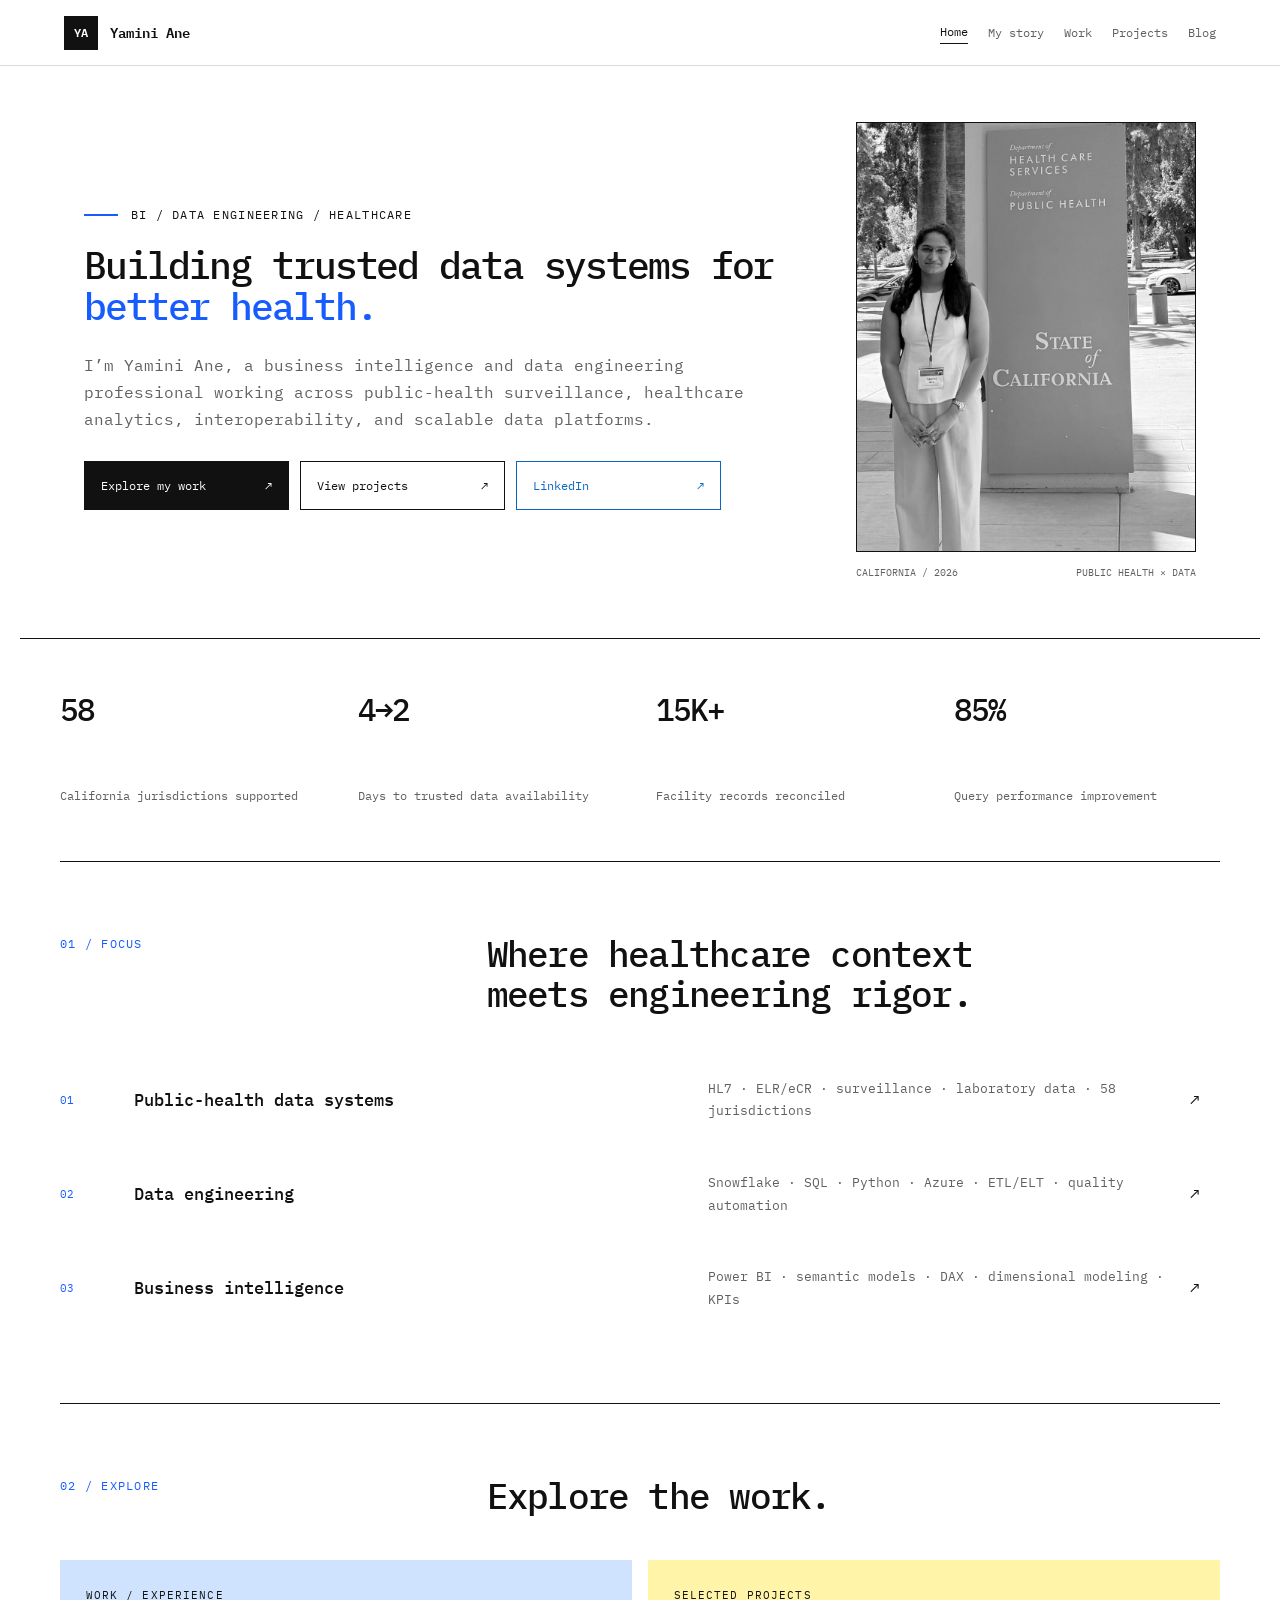
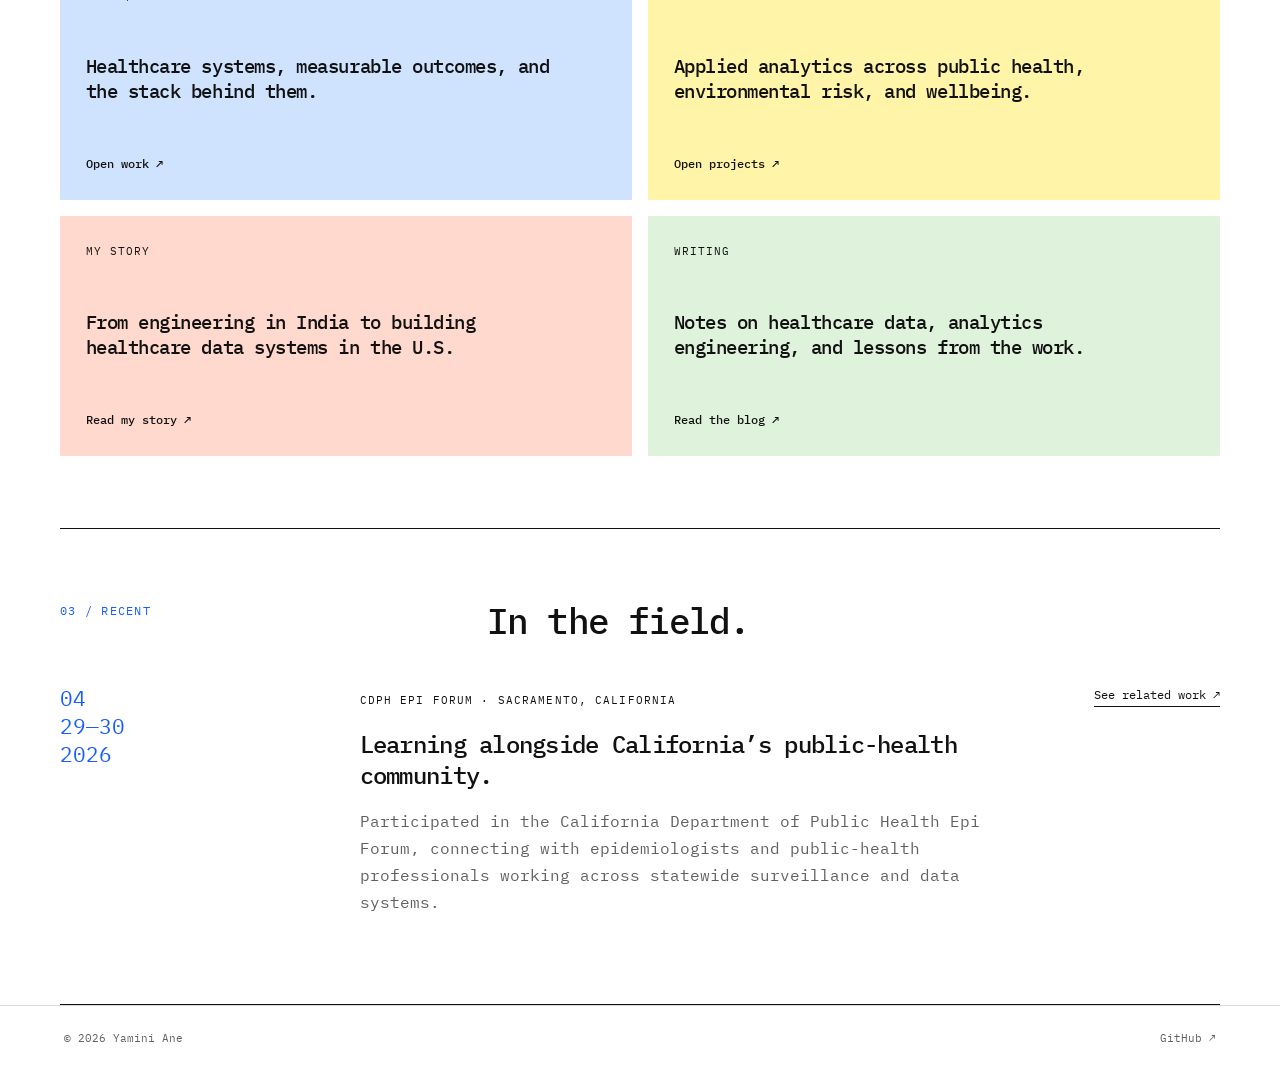
<file: index.html>
<!doctype html>
<html lang="en">
<head>
  <meta charset="UTF-8">
  <meta name="viewport" content="width=device-width,initial-scale=1">
  <meta name="description" content="Yamini Ane — BI and data engineering professional building trusted healthcare and public-health data systems.">
  <meta name="theme-color" content="#ffffff">
  <title>Yamini Ane | BI &amp; Data Engineering</title>
  <link rel="preconnect" href="https://fonts.googleapis.com">
  <link rel="preconnect" href="https://fonts.gstatic.com" crossorigin>
  <link href="https://fonts.googleapis.com/css2?family=IBM+Plex+Mono:wght@400;500;600&display=swap" rel="stylesheet">
  <link rel="icon" type="image/svg+xml" href="data:image/svg+xml,%3Csvg xmlns='http://www.w3.org/2000/svg' viewBox='0 0 64 64'%3E%3Crect width='64' height='64' rx='8' fill='%23111'/%3E%3Ctext x='32' y='41' text-anchor='middle' font-family='monospace' font-size='26' font-weight='600' fill='white'%3EYA%3C/text%3E%3C/svg%3E">
  <link rel="stylesheet" href="styles.css">
  <link rel="stylesheet" href="multipage.css">
  <link rel="stylesheet" href="home.css">
  <script src="script.js" defer></script>
</head>
<body data-page="home">
  <a class="skip-link" href="#main">Skip to content</a>
  <header class="site-header">
    <a class="brand" href="index.html"><span class="brand-mark">YA</span><span>Yamini Ane</span></a>
    <button class="menu-button" type="button" aria-expanded="false" aria-controls="site-nav">Menu</button>
    <nav id="site-nav" aria-label="Primary navigation"><a data-nav="home" href="index.html">Home</a><a data-nav="about" href="about.html">My story</a><a data-nav="work" href="work.html">Work</a><a data-nav="projects" href="projects.html">Projects</a><a data-nav="blog" href="blog.html">Blog</a></nav>
  </header>
  <main id="main">
    <section class="home-hero">
      <div class="home-hero-copy reveal">
        <p class="home-kicker"><span></span> BI / DATA ENGINEERING / HEALTHCARE</p>
        <h1>Building trusted data systems for <em>better health.</em></h1>
        <p class="home-intro">I’m Yamini Ane, a business intelligence and data engineering professional working across public-health surveillance, healthcare analytics, interoperability, and scalable data platforms.</p>
        <div class="home-actions"><a class="home-button primary" href="work.html">Explore my work <span>↗</span></a><a class="home-button" href="projects.html">View projects <span>↗</span></a><a class="home-button linkedin-button" href="https://www.linkedin.com/in/yamini-ane-5781b1211/" target="_blank" rel="noreferrer">LinkedIn <span>↗</span></a></div>
      </div>
      <figure class="home-portrait reveal">
        <img src="assets/cdph-epi-forum-2026.jpeg" alt="Yamini Ane at the California Department of Public Health in Sacramento">
        <figcaption><span>CALIFORNIA / 2026</span><span>PUBLIC HEALTH × DATA</span></figcaption>
      </figure>
    </section>

    <section class="home-proof reveal" aria-label="Selected professional impact">
      <div><b>58</b><span>California jurisdictions supported</span></div>
      <div><b>4→2</b><span>Days to trusted data availability</span></div>
      <div><b>15K+</b><span>Facility records reconciled</span></div>
      <div><b>85%</b><span>Query performance improvement</span></div>
    </section>

    <section class="home-focus">
      <header class="home-section-head reveal"><span>01 / FOCUS</span><h2>Where healthcare context<br>meets engineering rigor.</h2></header>
      <div class="focus-list">
        <a class="focus-row reveal" href="work.html"><span>01</span><h3>Public-health data systems</h3><p>HL7 · ELR/eCR · surveillance · laboratory data · 58 jurisdictions</p><b>↗</b></a>
        <a class="focus-row reveal" href="work.html#toolkit"><span>02</span><h3>Data engineering</h3><p>Snowflake · SQL · Python · Azure · ETL/ELT · quality automation</p><b>↗</b></a>
        <a class="focus-row reveal" href="work.html#impact"><span>03</span><h3>Business intelligence</h3><p>Power BI · semantic models · DAX · dimensional modeling · KPIs</p><b>↗</b></a>
      </div>
    </section>

    <section class="home-paths">
      <header class="home-section-head reveal"><span>02 / EXPLORE</span><h2>Explore the work.</h2></header>
      <div class="path-grid">
        <a class="path-card path-work reveal" href="work.html"><span>WORK / EXPERIENCE</span><h3>Healthcare systems, measurable outcomes, and the stack behind them.</h3><b>Open work ↗</b></a>
        <a class="path-card path-projects reveal" href="projects.html"><span>SELECTED PROJECTS</span><h3>Applied analytics across public health, environmental risk, and wellbeing.</h3><b>Open projects ↗</b></a>
        <a class="path-card path-story reveal" href="about.html"><span>MY STORY</span><h3>From engineering in India to building healthcare data systems in the U.S.</h3><b>Read my story ↗</b></a>
        <a class="path-card path-blog reveal" href="blog.html"><span>WRITING</span><h3>Notes on healthcare data, analytics engineering, and lessons from the work.</h3><b>Read the blog ↗</b></a>
      </div>
    </section>

    <section class="home-recent">
      <header class="home-section-head reveal"><span>03 / RECENT</span><h2>In the field.</h2></header>
      <article class="recent-feature reveal">
        <div class="recent-number">04<br>29—30<br>2026</div>
        <div><span>CDPH EPI FORUM · SACRAMENTO, CALIFORNIA</span><h3>Learning alongside California’s public-health community.</h3><p>Participated in the California Department of Public Health Epi Forum, connecting with epidemiologists and public-health professionals working across statewide surveillance and data systems.</p></div>
        <a href="work.html">See related work ↗</a>
      </article>
    </section>
  </main>
  <footer><span>© <span data-year></span> Yamini Ane</span><a href="https://github.com/YaminiAne" target="_blank" rel="noreferrer">GitHub ↗</a></footer>
</body>
</html>
</file>
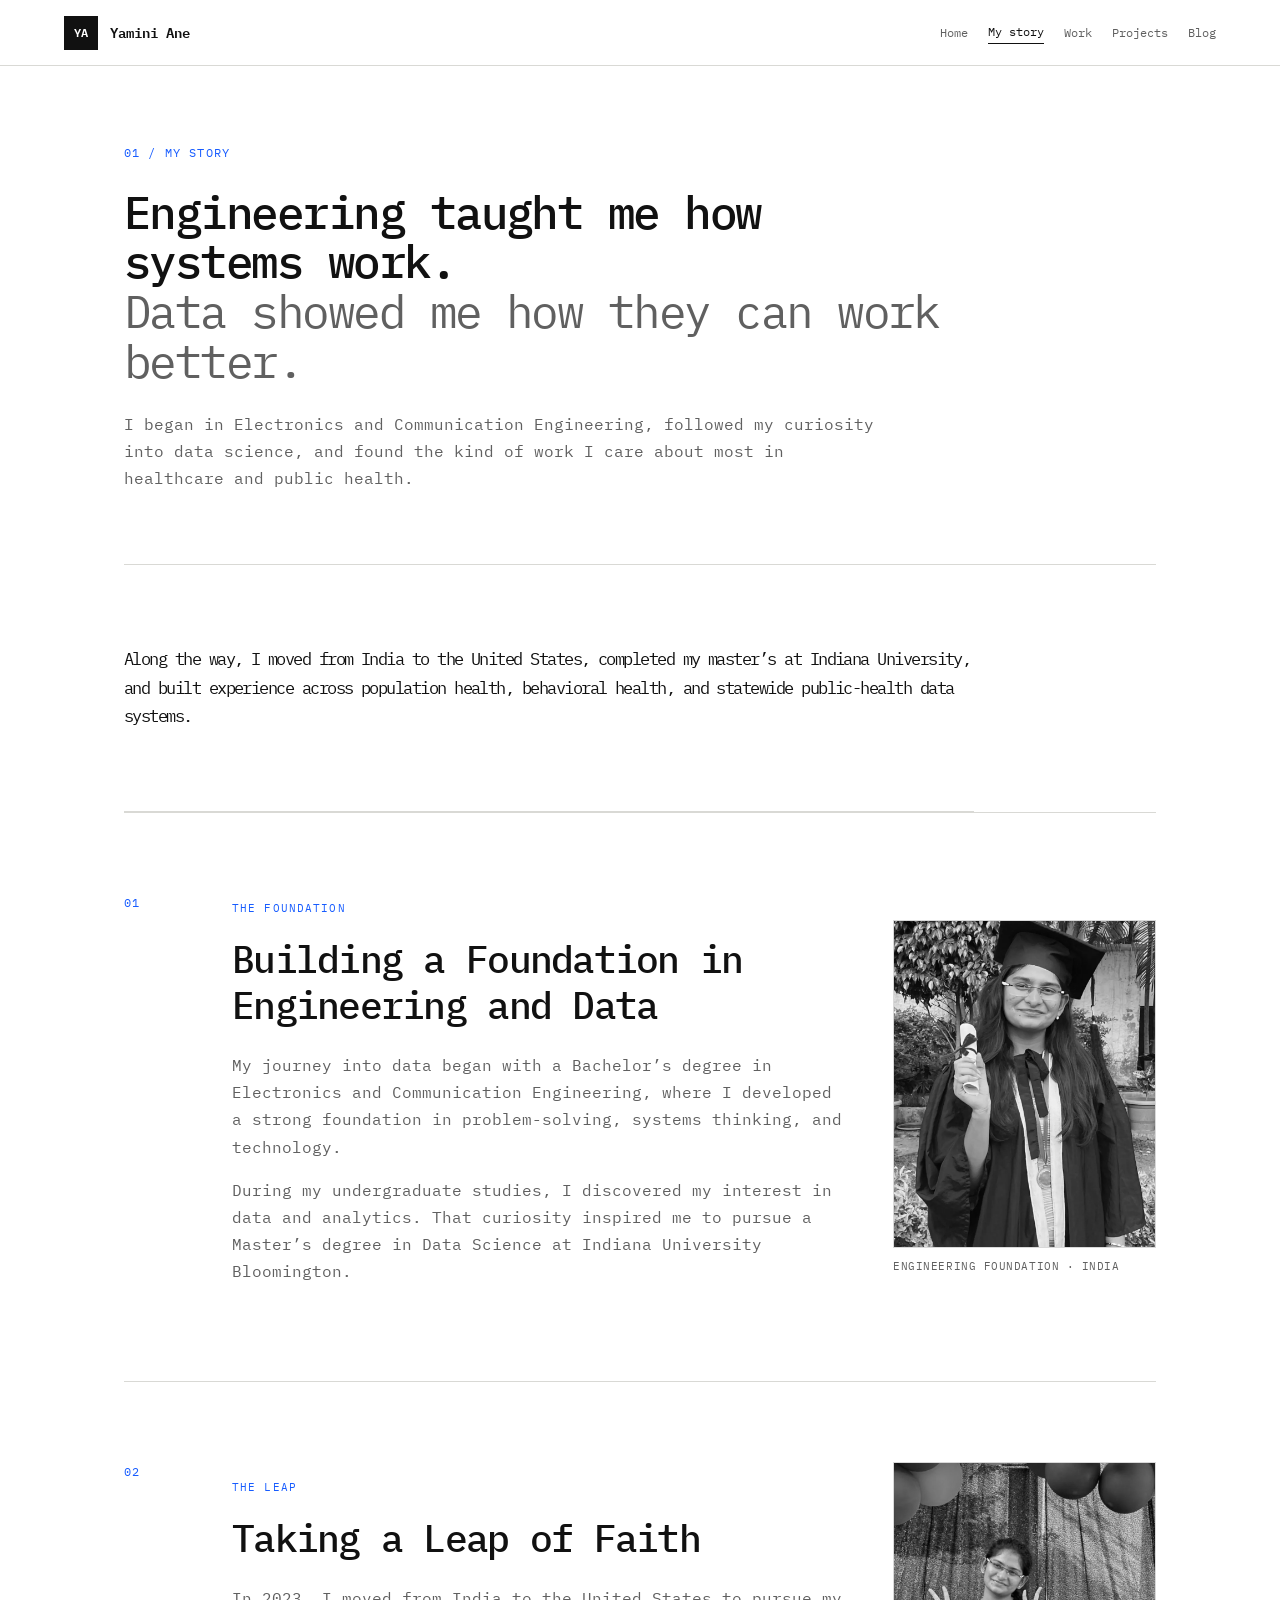
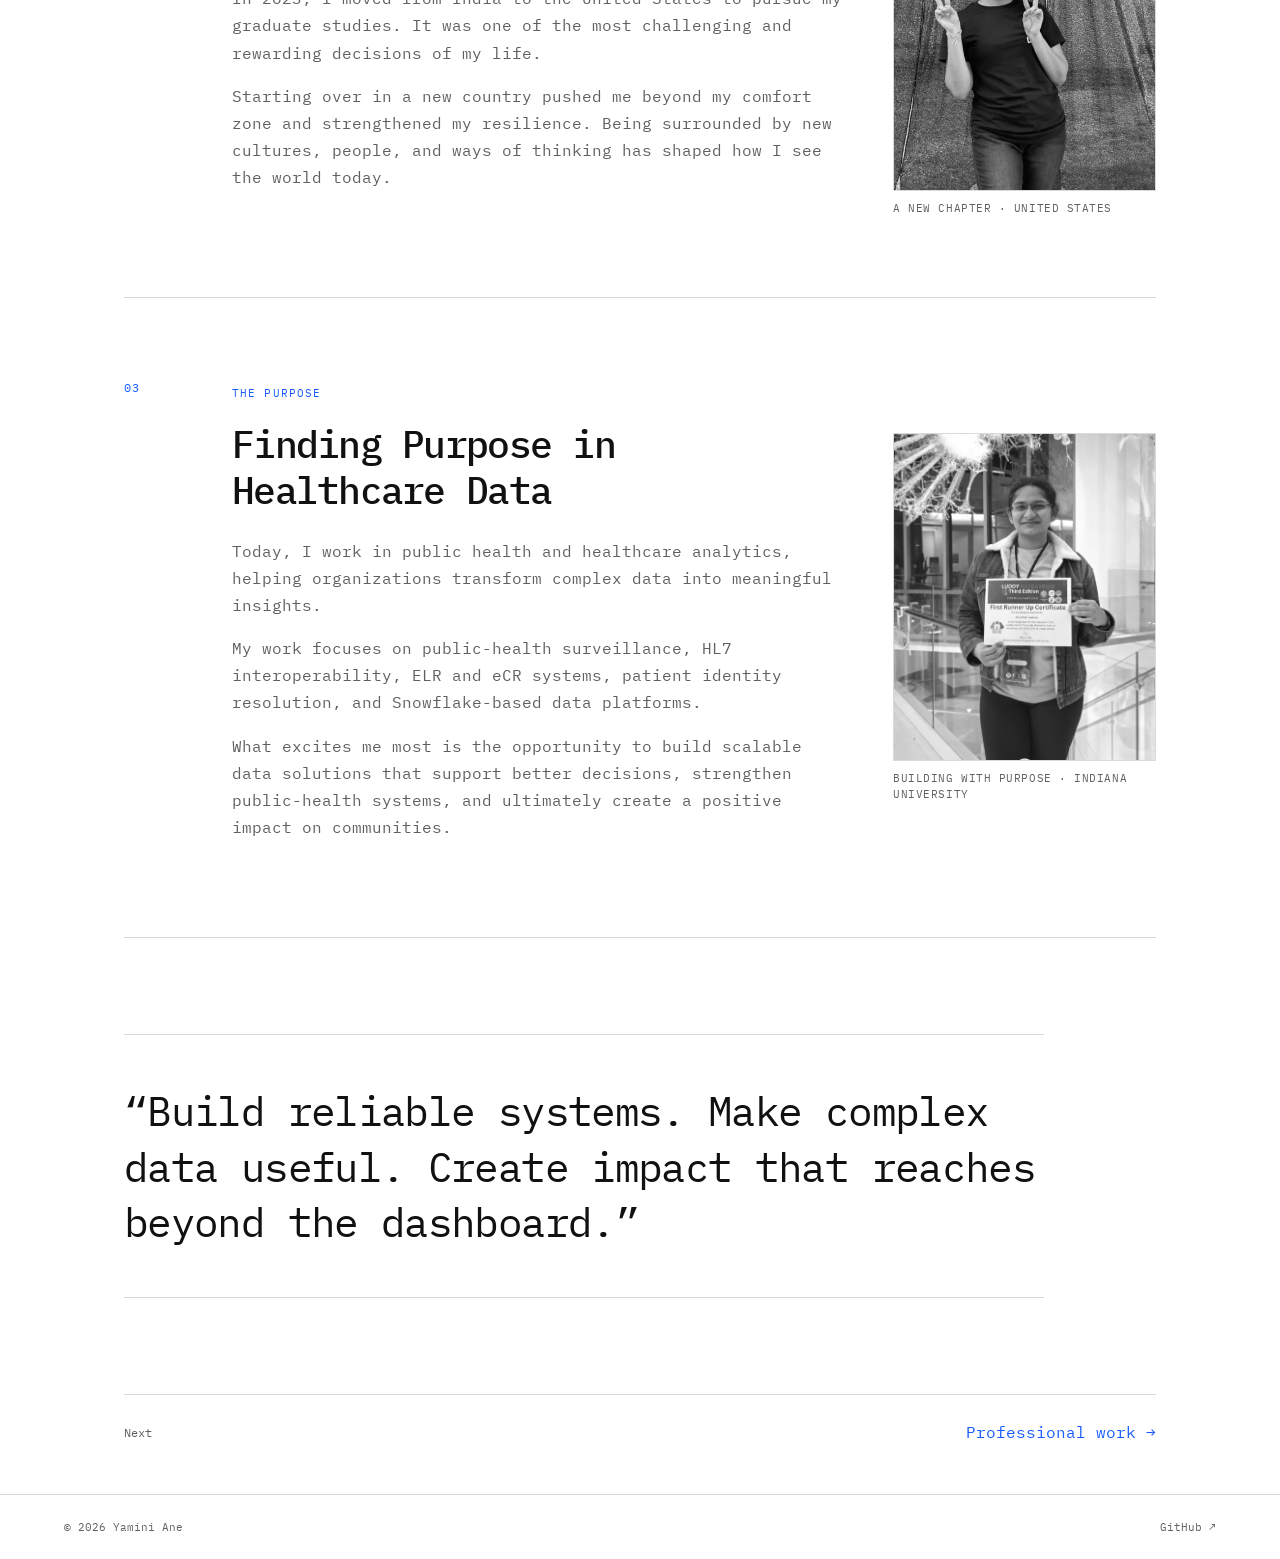
<file: about.html>
<!doctype html><html lang="en"><head><meta charset="UTF-8"><meta name="viewport" content="width=device-width,initial-scale=1"><meta name="description" content="The story of Yamini Ane—from engineering in India to healthcare data in the United States."><title>My Story | Yamini Ane</title><link href="https://fonts.googleapis.com/css2?family=IBM+Plex+Mono:wght@400;500;600&display=swap" rel="stylesheet"><link rel="stylesheet" href="styles.css"><link rel="stylesheet" href="multipage.css"><script src="script.js" defer></script></head><body data-page="about"><a class="skip-link" href="#main">Skip to content</a><header class="site-header"><a class="brand" href="index.html"><span class="brand-mark">YA</span><span>Yamini Ane</span></a><button class="menu-button" type="button" aria-expanded="false" aria-controls="site-nav">Menu</button><nav id="site-nav"><a data-nav="home" href="index.html">Home</a><a data-nav="about" href="about.html">My story</a><a data-nav="work" href="work.html">Work</a><a data-nav="projects" href="projects.html">Projects</a><a data-nav="blog" href="blog.html">Blog</a></nav></header><main id="main" class="page"><header class="page-hero reveal"><span>01 / My story</span><h1>Engineering taught me how systems work.<br><em>Data showed me how they can work better.</em></h1><p>I began in Electronics and Communication Engineering, followed my curiosity into data science, and found the kind of work I care about most in healthcare and public health.</p></header><section class="story-intro reveal"><p>Along the way, I moved from India to the United States, completed my master’s at Indiana University, and built experience across population health, behavioral health, and statewide public-health data systems.</p></section><section class="story-chapters"><article class="story-chapter reveal"><div class="chapter-no">01</div><div class="chapter-copy"><span>THE FOUNDATION</span><h2>Building a Foundation in Engineering and Data</h2><p>My journey into data began with a Bachelor’s degree in Electronics and Communication Engineering, where I developed a strong foundation in problem-solving, systems thinking, and technology.</p><p>During my undergraduate studies, I discovered my interest in data and analytics. That curiosity inspired me to pursue a Master’s degree in Data Science at Indiana University Bloomington.</p></div><figure class="chapter-photo"><img src="assets/story-foundation.webp" alt="Yamini celebrating her undergraduate graduation in engineering" loading="lazy"><figcaption>Engineering foundation · India</figcaption></figure></article><article class="story-chapter reveal"><div class="chapter-no">02</div><div class="chapter-copy"><span>THE LEAP</span><h2>Taking a Leap of Faith</h2><p>In 2023, I moved from India to the United States to pursue my graduate studies. It was one of the most challenging and rewarding decisions of my life.</p><p>Starting over in a new country pushed me beyond my comfort zone and strengthened my resilience. Being surrounded by new cultures, people, and ways of thinking has shaped how I see the world today.</p></div><figure class="chapter-photo"><img src="assets/story-leap.webp" alt="Yamini during her graduate-school journey after moving to the United States" loading="lazy"><figcaption>A new chapter · United States</figcaption></figure></article><article class="story-chapter reveal"><div class="chapter-no">03</div><div class="chapter-copy"><span>THE PURPOSE</span><h2>Finding Purpose in Healthcare Data</h2><p>Today, I work in public health and healthcare analytics, helping organizations transform complex data into meaningful insights.</p><p>My work focuses on public-health surveillance, HL7 interoperability, ELR and eCR systems, patient identity resolution, and Snowflake-based data platforms.</p><p>What excites me most is the opportunity to build scalable data solutions that support better decisions, strengthen public-health systems, and ultimately create a positive impact on communities.</p></div><figure class="chapter-photo"><img src="assets/story-purpose.webp" alt="Yamini holding a first runner-up certificate at the Luddy Hackathon" loading="lazy"><figcaption>Building with purpose · Indiana University</figcaption></figure></article></section><blockquote class="story-quote reveal">“Build reliable systems. Make complex data useful. Create impact that reaches beyond the dashboard.”</blockquote><nav class="next-page"><span>Next</span><a href="work.html">Professional work →</a></nav></main><footer><span>© <span data-year></span> Yamini Ane</span><a href="https://github.com/YaminiAne">GitHub ↗</a></footer></body></html>
</file>
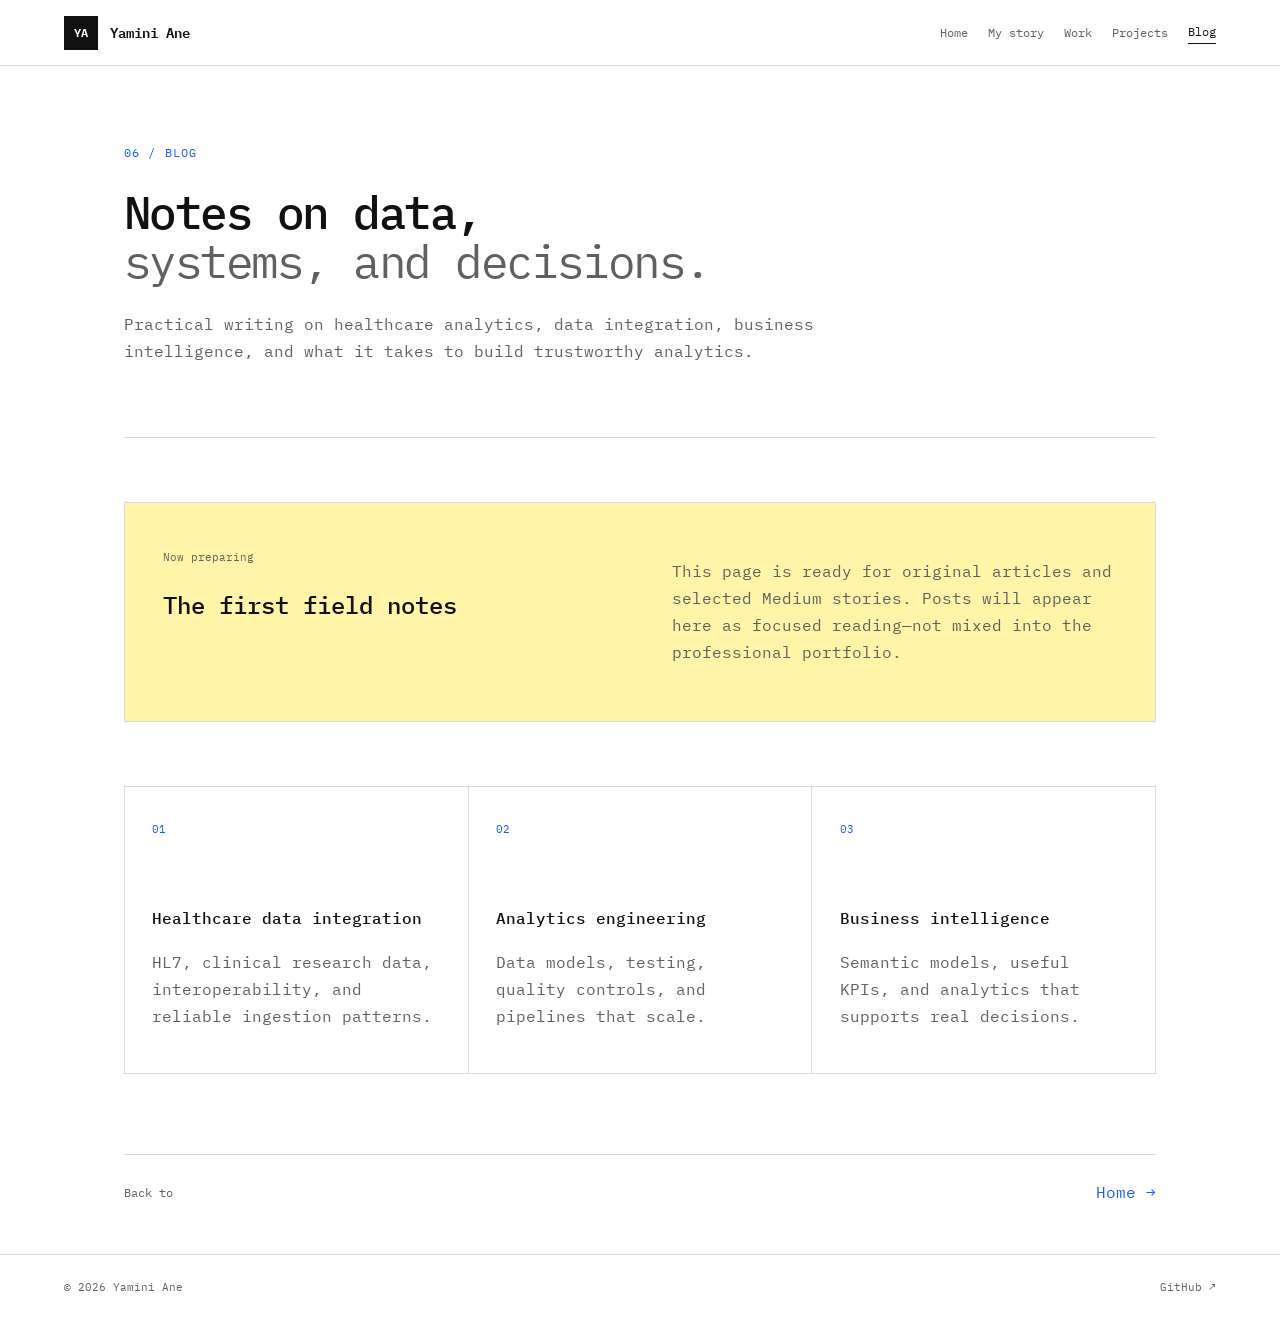
<file: blog.html>
<!doctype html><html lang="en"><head><meta charset="UTF-8"><meta name="viewport" content="width=device-width,initial-scale=1"><meta name="description" content="Articles and notes by Yamini Ane on healthcare data and business intelligence."><title>Blog | Yamini Ane</title><link href="https://fonts.googleapis.com/css2?family=IBM+Plex+Mono:wght@400;500;600&display=swap" rel="stylesheet"><link rel="stylesheet" href="styles.css"><link rel="stylesheet" href="multipage.css"><script src="script.js" defer></script></head><body data-page="blog"><a class="skip-link" href="#main">Skip to content</a><header class="site-header"><a class="brand" href="index.html"><span class="brand-mark">YA</span><span>Yamini Ane</span></a><button class="menu-button" type="button" aria-expanded="false" aria-controls="site-nav">Menu</button><nav id="site-nav"><a data-nav="home" href="index.html">Home</a><a data-nav="about" href="about.html">My story</a><a data-nav="work" href="work.html">Work</a><a data-nav="projects" href="projects.html">Projects</a><a data-nav="blog" href="blog.html">Blog</a></nav></header><main id="main" class="page"><header class="page-hero reveal"><span>06 / Blog</span><h1>Notes on data,<br><em>systems, and decisions.</em></h1><p>Practical writing on healthcare analytics, data integration, business intelligence, and what it takes to build trustworthy analytics.</p></header><section class="blog-intro reveal"><div><span>Now preparing</span><h2>The first field notes</h2></div><p>This page is ready for original articles and selected Medium stories. Posts will appear here as focused reading—not mixed into the professional portfolio.</p></section><section class="topic-grid"><article class="reveal"><span>01</span><h3>Healthcare data integration</h3><p>HL7, clinical research data, interoperability, and reliable ingestion patterns.</p></article><article class="reveal"><span>02</span><h3>Analytics engineering</h3><p>Data models, testing, quality controls, and pipelines that scale.</p></article><article class="reveal"><span>03</span><h3>Business intelligence</h3><p>Semantic models, useful KPIs, and analytics that supports real decisions.</p></article></section><nav class="next-page"><span>Back to</span><a href="index.html">Home →</a></nav></main><footer><span>© <span data-year></span> Yamini Ane</span><a href="https://github.com/YaminiAne">GitHub ↗</a></footer></body></html>
</file>
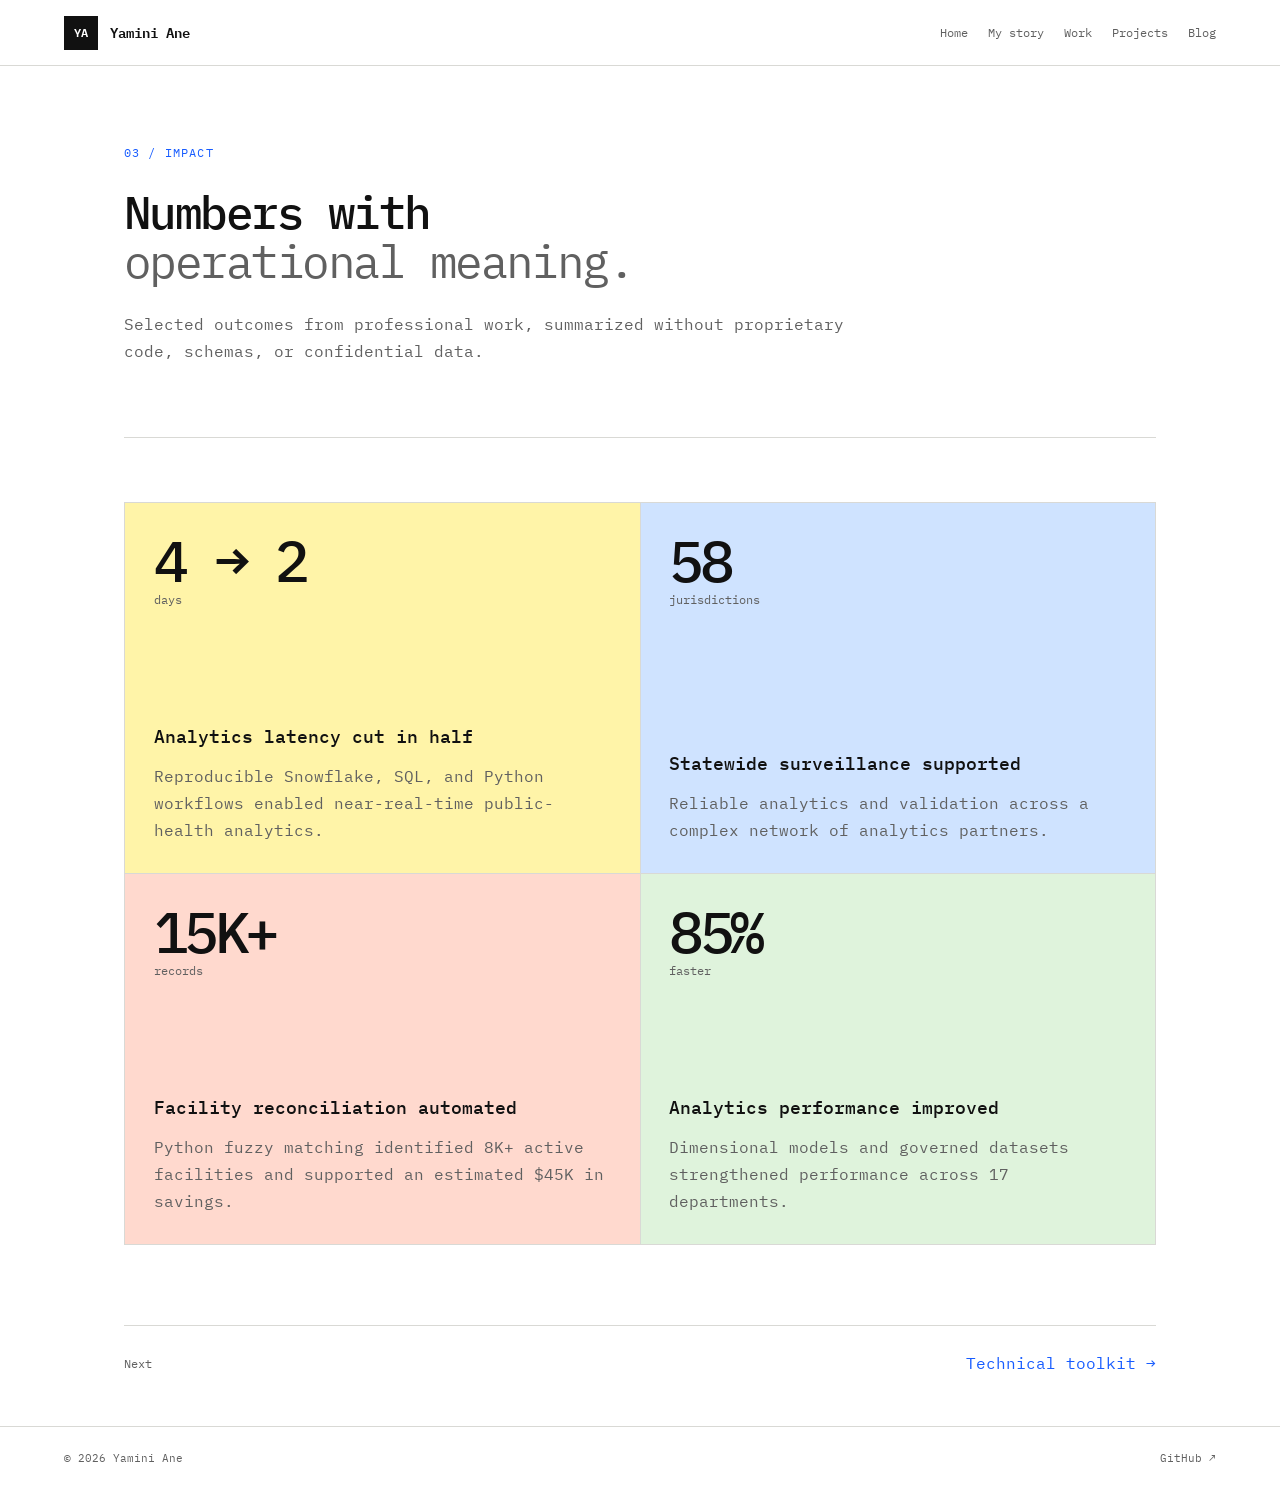
<file: impact.html>
<!doctype html><html lang="en"><head><meta charset="UTF-8"><meta name="viewport" content="width=device-width,initial-scale=1"><meta name="description" content="Selected business intelligence impact by Yamini Ane."><title>Impact | Yamini Ane</title><link href="https://fonts.googleapis.com/css2?family=IBM+Plex+Mono:wght@400;500;600&display=swap" rel="stylesheet"><link rel="stylesheet" href="styles.css"><link rel="stylesheet" href="multipage.css"><script src="script.js" defer></script></head><body data-page="impact"><a class="skip-link" href="#main">Skip to content</a><header class="site-header"><a class="brand" href="index.html"><span class="brand-mark">YA</span><span>Yamini Ane</span></a><button class="menu-button" type="button" aria-expanded="false" aria-controls="site-nav">Menu</button><nav id="site-nav"><a data-nav="home" href="index.html">Home</a><a data-nav="about" href="about.html">My story</a><a data-nav="work" href="work.html">Work</a><a data-nav="projects" href="projects.html">Projects</a><a data-nav="blog" href="blog.html">Blog</a></nav></header><main id="main" class="page"><header class="page-hero reveal"><span>03 / Impact</span><h1>Numbers with<br><em>operational meaning.</em></h1><p>Selected outcomes from professional work, summarized without proprietary code, schemas, or confidential data.</p></header><section class="metric-grid"><article class="metric-card yellow reveal"><b>4 → 2</b><span>days</span><h2>Analytics latency cut in half</h2><p>Reproducible Snowflake, SQL, and Python workflows enabled near-real-time public-health analytics.</p></article><article class="metric-card blue reveal"><b>58</b><span>jurisdictions</span><h2>Statewide surveillance supported</h2><p>Reliable analytics and validation across a complex network of analytics partners.</p></article><article class="metric-card coral reveal"><b>15K+</b><span>records</span><h2>Facility reconciliation automated</h2><p>Python fuzzy matching identified 8K+ active facilities and supported an estimated $45K in savings.</p></article><article class="metric-card green reveal"><b>85%</b><span>faster</span><h2>Analytics performance improved</h2><p>Dimensional models and governed datasets strengthened performance across 17 departments.</p></article></section><nav class="next-page"><span>Next</span><a href="toolkit.html">Technical toolkit →</a></nav></main><footer><span>© <span data-year></span> Yamini Ane</span><a href="https://github.com/YaminiAne">GitHub ↗</a></footer></body></html>
</file>
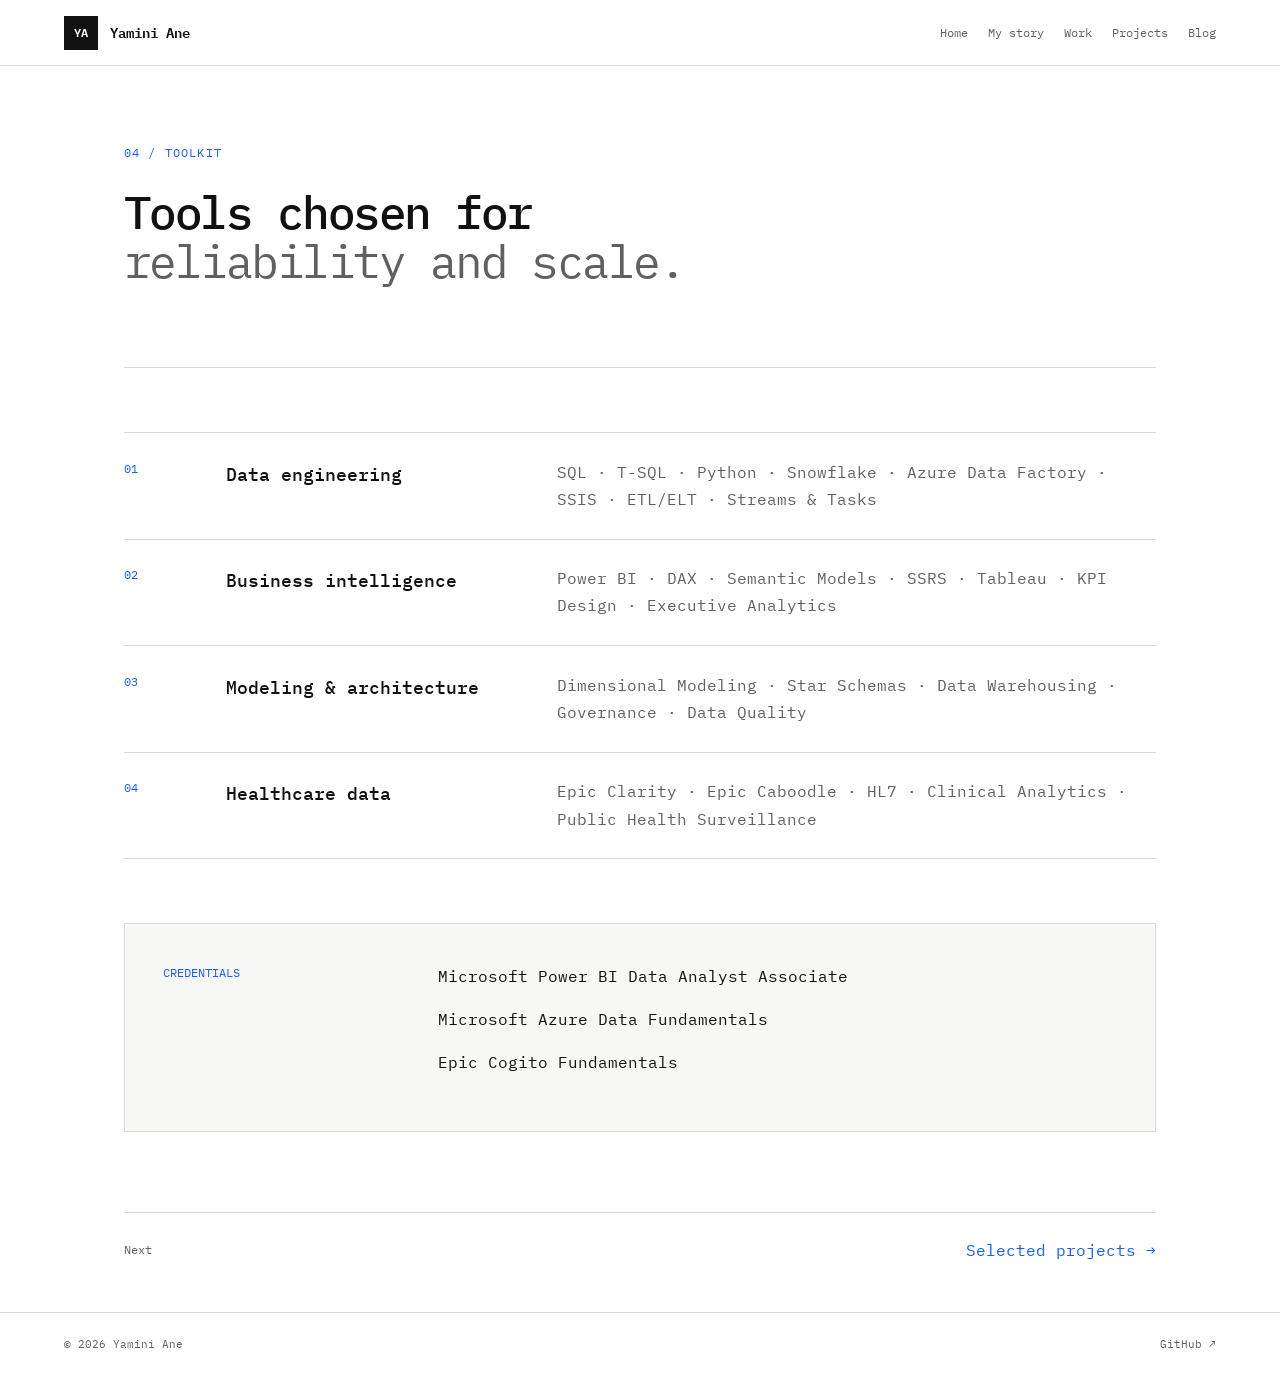
<file: toolkit.html>
<!doctype html><html lang="en"><head><meta charset="UTF-8"><meta name="viewport" content="width=device-width,initial-scale=1"><meta name="description" content="Technical toolkit of Yamini Ane."><title>Toolkit | Yamini Ane</title><link href="https://fonts.googleapis.com/css2?family=IBM+Plex+Mono:wght@400;500;600&display=swap" rel="stylesheet"><link rel="stylesheet" href="styles.css"><link rel="stylesheet" href="multipage.css"><script src="script.js" defer></script></head><body data-page="toolkit"><a class="skip-link" href="#main">Skip to content</a><header class="site-header"><a class="brand" href="index.html"><span class="brand-mark">YA</span><span>Yamini Ane</span></a><button class="menu-button" type="button" aria-expanded="false" aria-controls="site-nav">Menu</button><nav id="site-nav"><a data-nav="home" href="index.html">Home</a><a data-nav="about" href="about.html">My story</a><a data-nav="work" href="work.html">Work</a><a data-nav="projects" href="projects.html">Projects</a><a data-nav="blog" href="blog.html">Blog</a></nav></header><main id="main" class="page"><header class="page-hero reveal"><span>04 / Toolkit</span><h1>Tools chosen for<br><em>reliability and scale.</em></h1></header><section class="tool-list"><article class="reveal"><span>01</span><h2>Data engineering</h2><p>SQL · T-SQL · Python · Snowflake · Azure Data Factory · SSIS · ETL/ELT · Streams & Tasks</p></article><article class="reveal"><span>02</span><h2>Business intelligence</h2><p>Power BI · DAX · Semantic Models · SSRS · Tableau · KPI Design · Executive Analytics</p></article><article class="reveal"><span>03</span><h2>Modeling & architecture</h2><p>Dimensional Modeling · Star Schemas · Data Warehousing · Governance · Data Quality</p></article><article class="reveal"><span>04</span><h2>Healthcare data</h2><p>Epic Clarity · Epic Caboodle · HL7 · Clinical Analytics · Public Health Surveillance</p></article></section><section class="credentials reveal"><span>Credentials</span><div><p>Microsoft Power BI Data Analyst Associate</p><p>Microsoft Azure Data Fundamentals</p><p>Epic Cogito Fundamentals</p></div></section><nav class="next-page"><span>Next</span><a href="projects.html">Selected projects →</a></nav></main><footer><span>© <span data-year></span> Yamini Ane</span><a href="https://github.com/YaminiAne">GitHub ↗</a></footer></body></html>
</file>
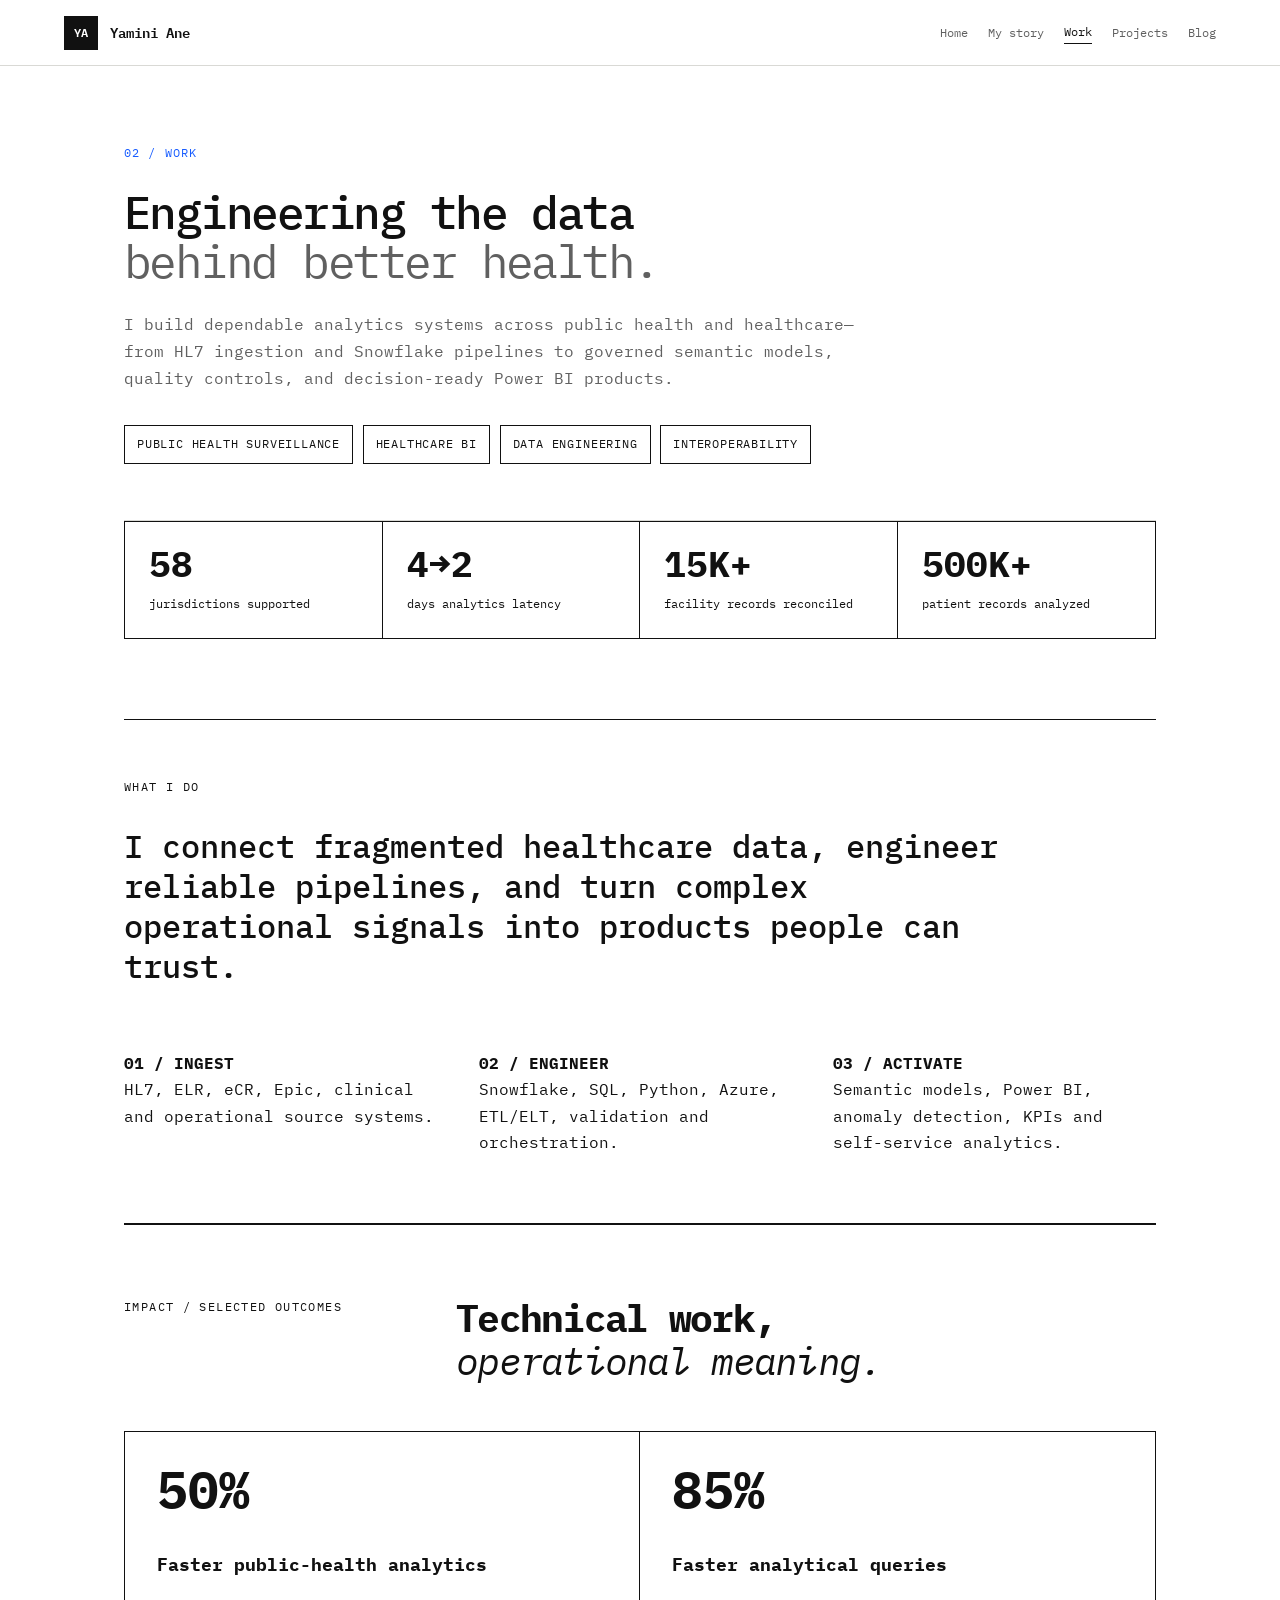
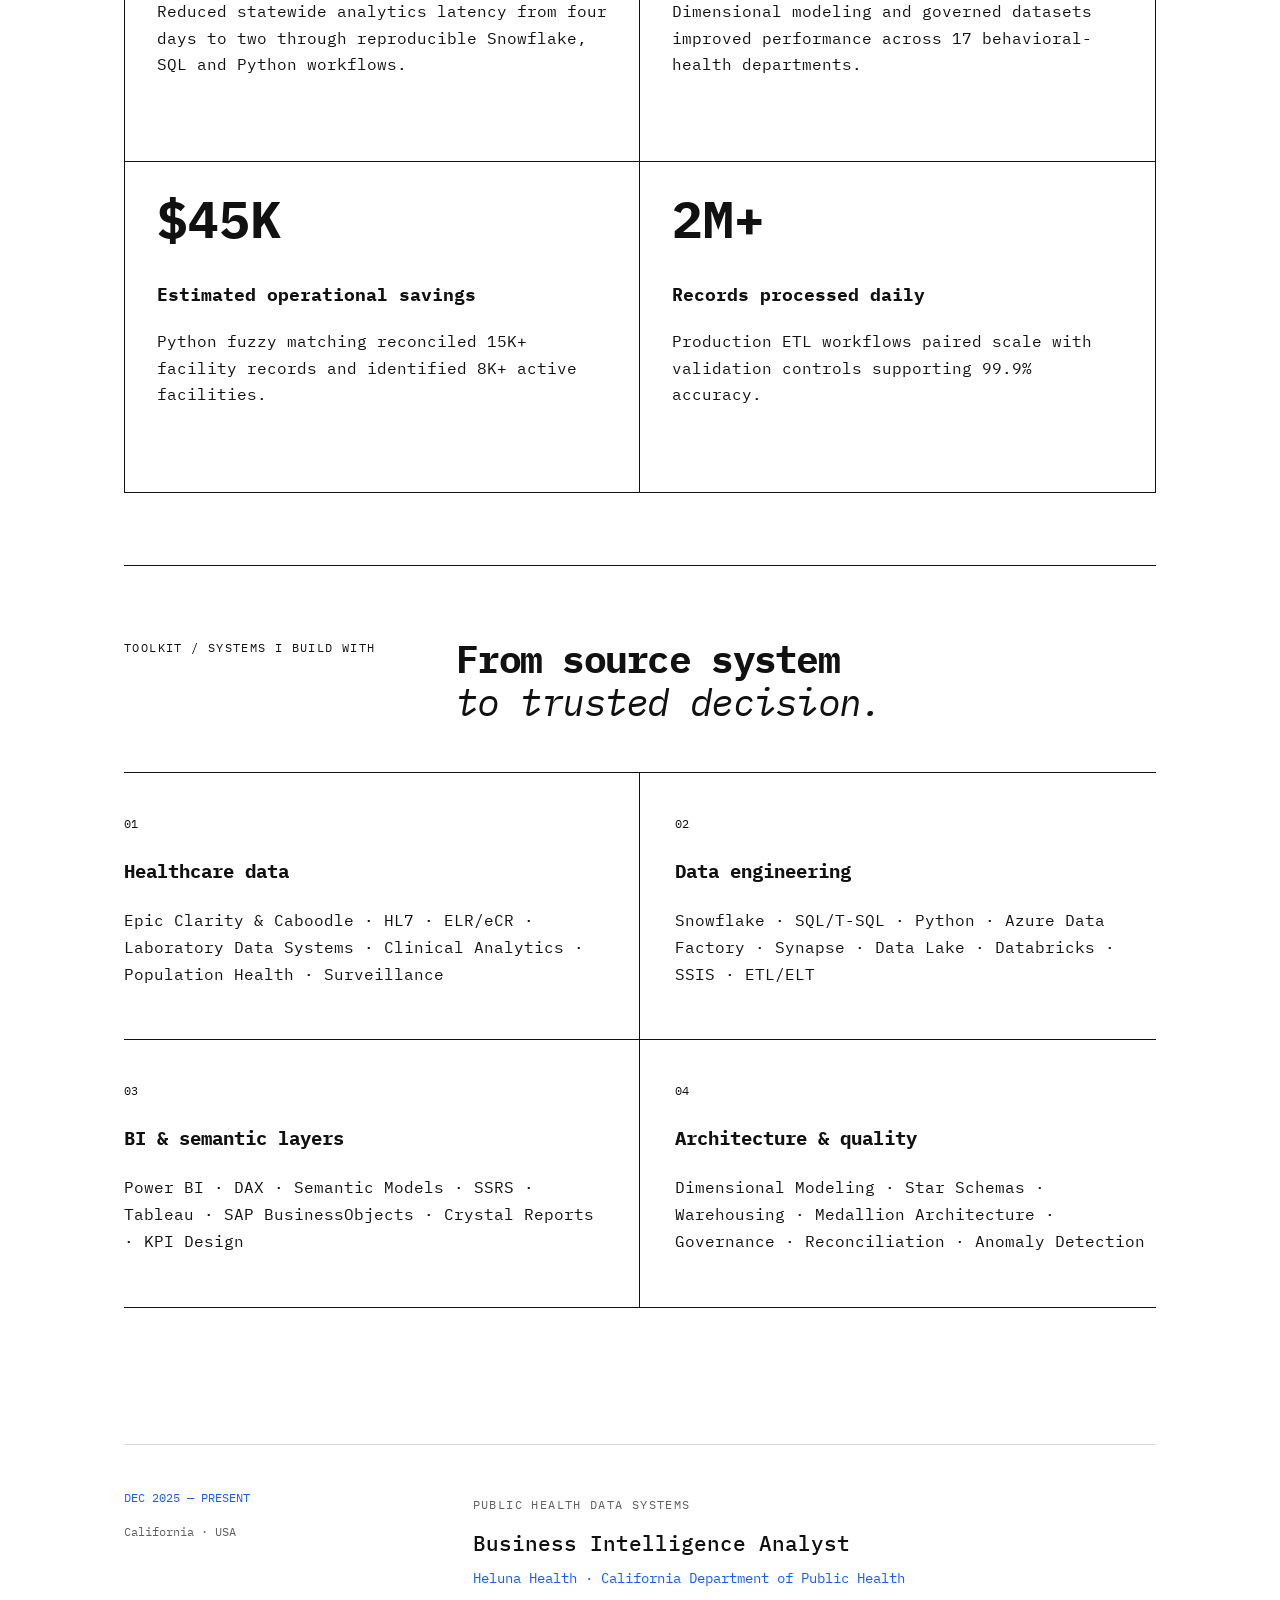
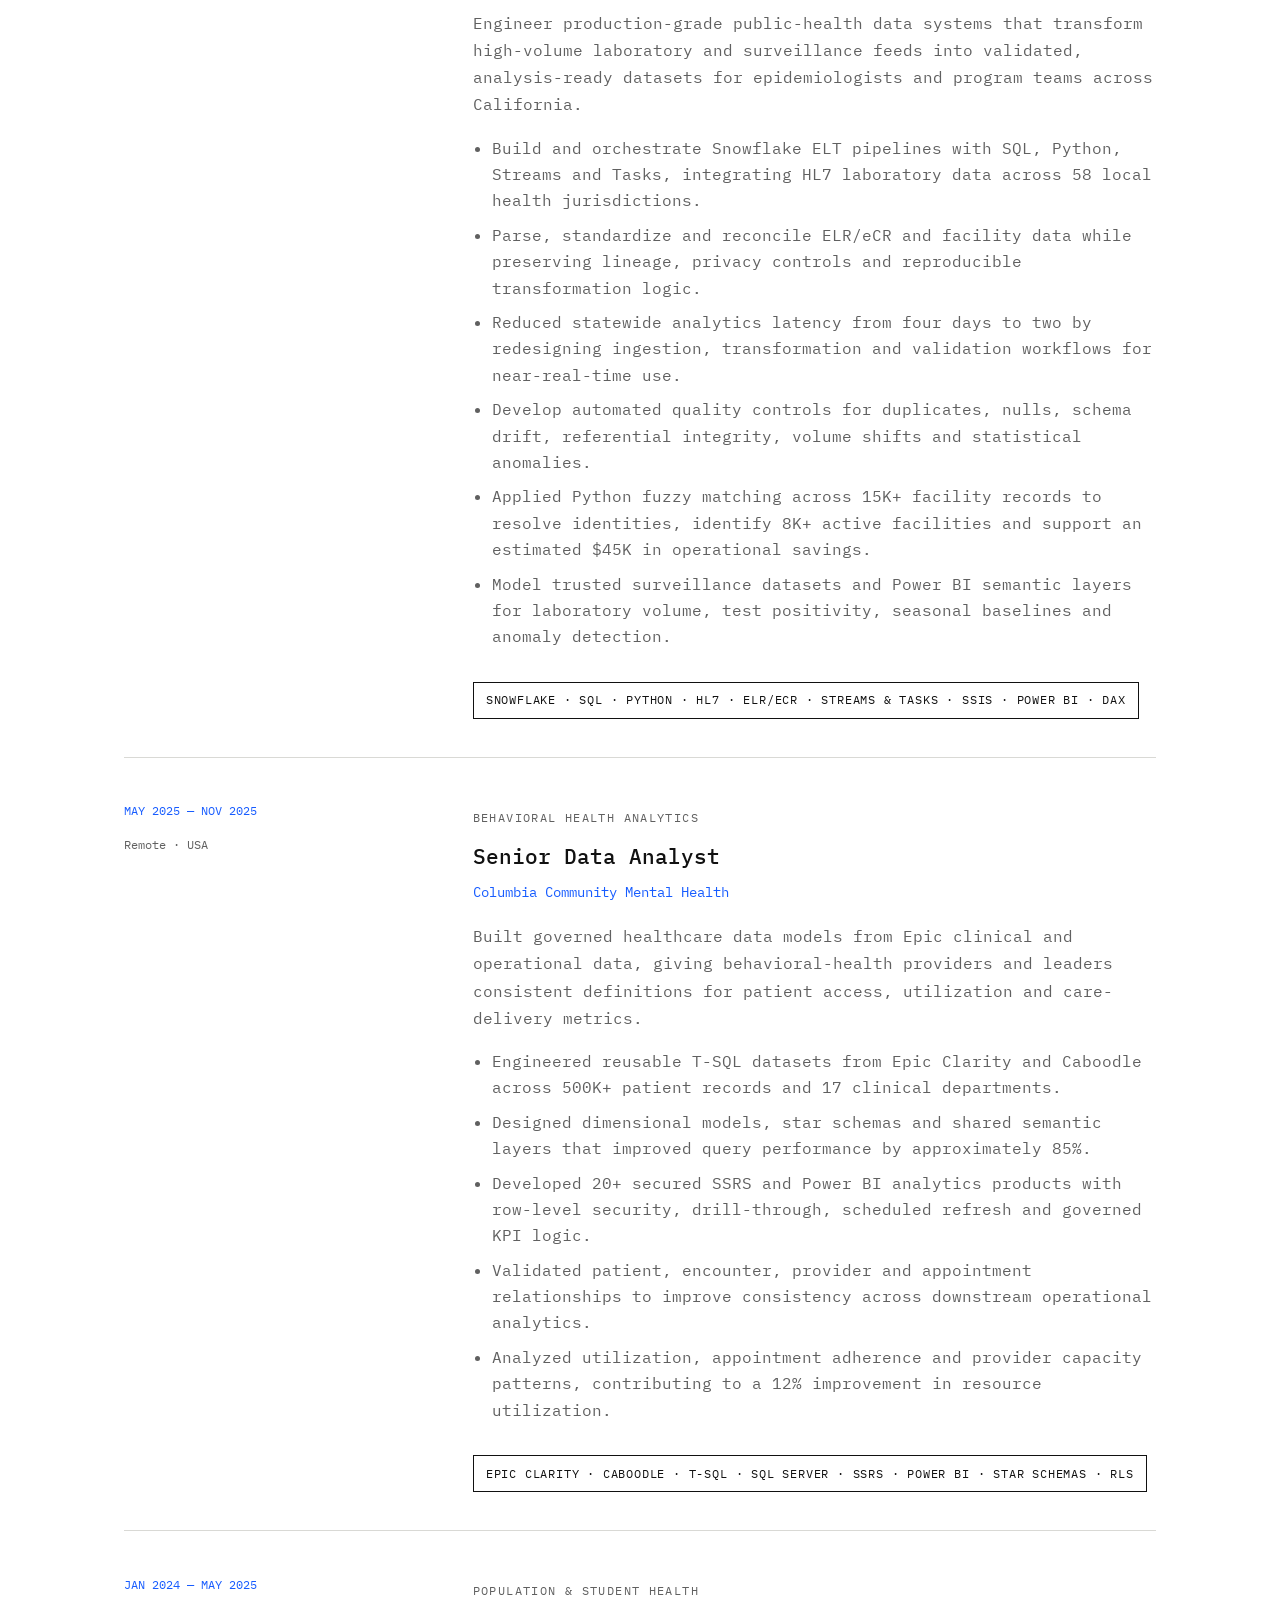
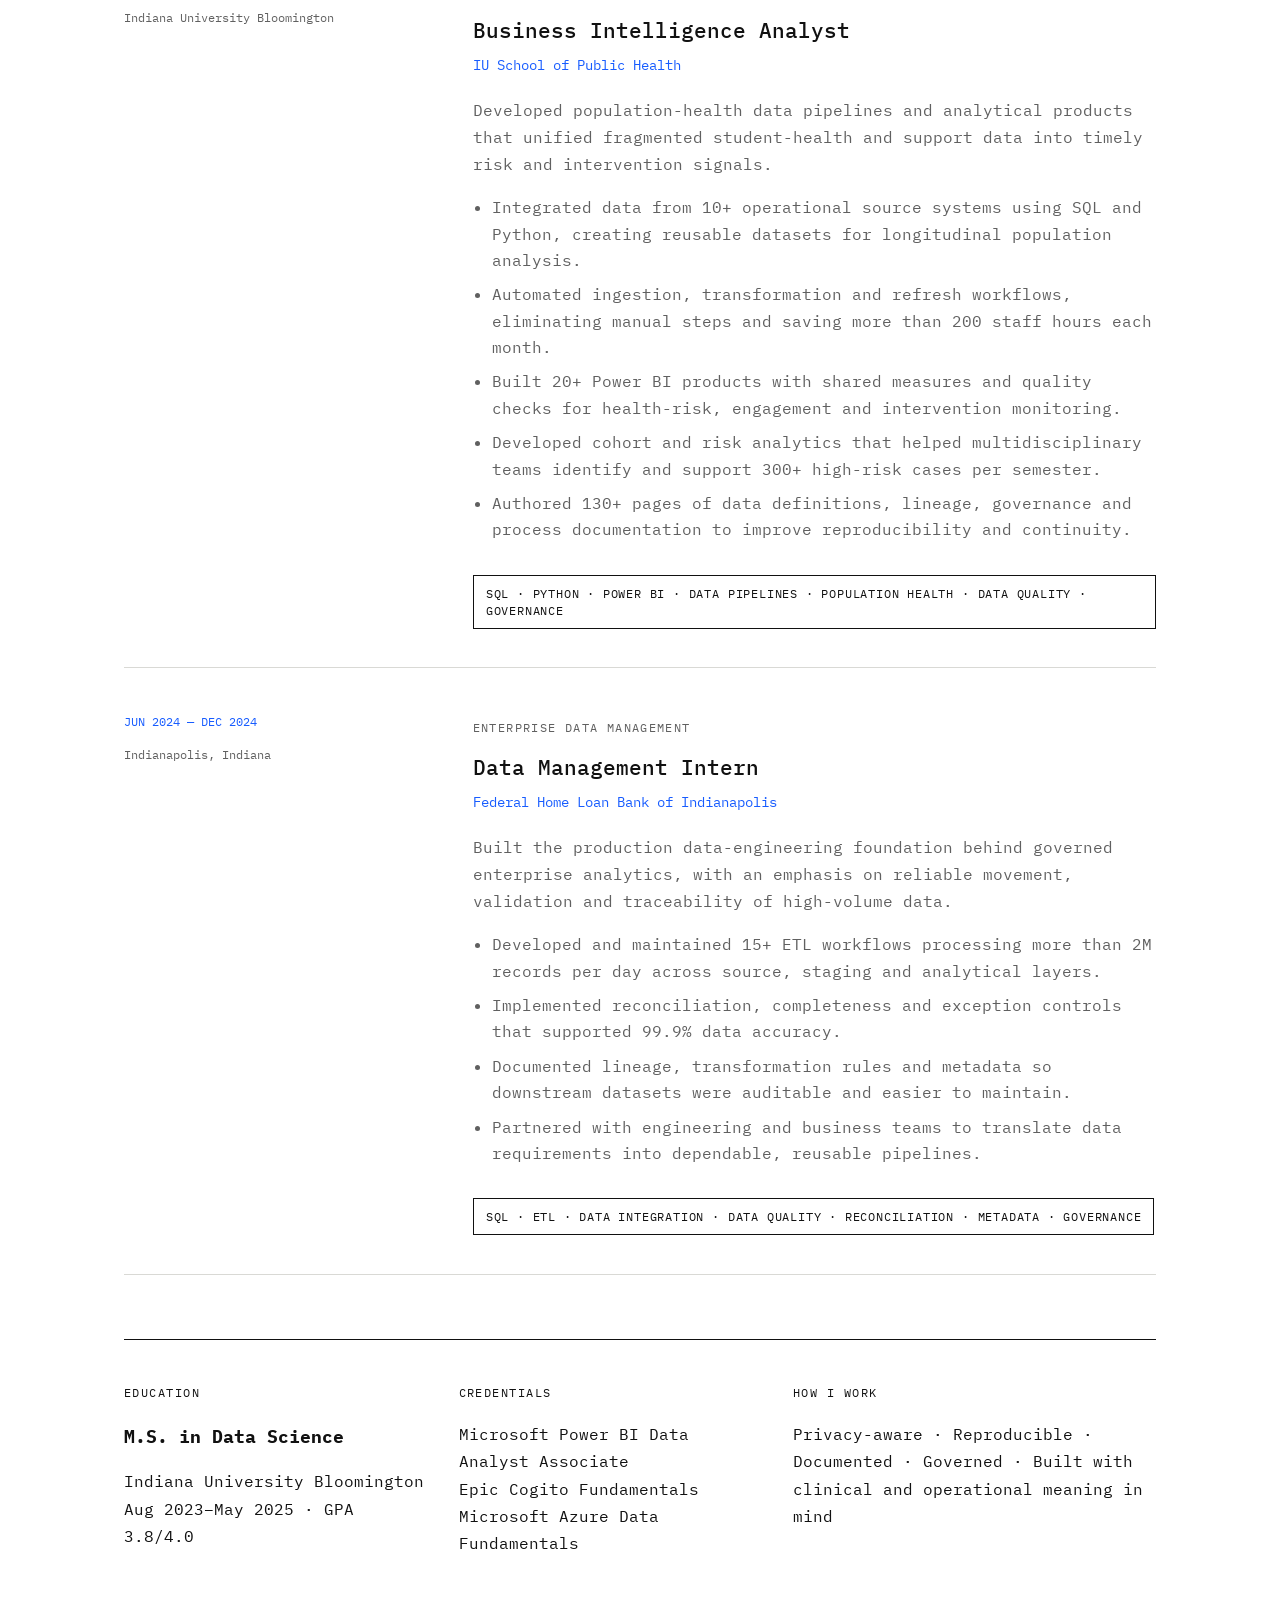
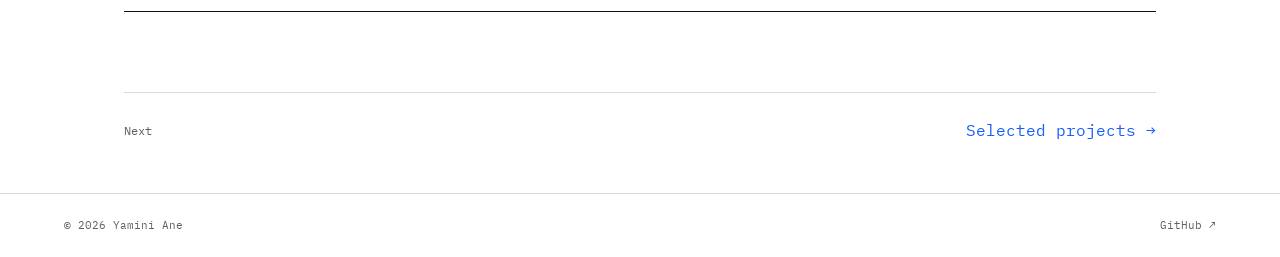
<file: work.html>
<!doctype html>
<html lang="en"><head><meta charset="UTF-8"><meta name="viewport" content="width=device-width,initial-scale=1"><meta name="description" content="Yamini Ane — healthcare business intelligence, data engineering, public-health surveillance, and analytics impact."><title>Work | Yamini Ane</title><link href="https://fonts.googleapis.com/css2?family=IBM+Plex+Mono:wght@400;500;600&display=swap" rel="stylesheet"><link rel="stylesheet" href="styles.css"><link rel="stylesheet" href="multipage.css"><script src="script.js" defer></script></head>
<body data-page="work"><a class="skip-link" href="#main">Skip to content</a><header class="site-header"><a class="brand" href="index.html"><span class="brand-mark">YA</span><span>Yamini Ane</span></a><button class="menu-button" type="button" aria-expanded="false" aria-controls="site-nav">Menu</button><nav id="site-nav"><a data-nav="home" href="index.html">Home</a><a data-nav="about" href="about.html">My story</a><a data-nav="work" href="work.html">Work</a><a data-nav="projects" href="projects.html">Projects</a><a data-nav="blog" href="blog.html">Blog</a></nav></header>
<main id="main" class="page work-page">
<header class="page-hero work-hero reveal"><span>02 / WORK</span><h1>Engineering the data<br><em>behind better health.</em></h1><p>I build dependable analytics systems across public health and healthcare—from HL7 ingestion and Snowflake pipelines to governed semantic models, quality controls, and decision-ready Power BI products.</p><div class="work-tags"><span>PUBLIC HEALTH SURVEILLANCE</span><span>HEALTHCARE BI</span><span>DATA ENGINEERING</span><span>INTEROPERABILITY</span></div></header>
<section class="signal-strip reveal"><div><b>58</b><span>jurisdictions supported</span></div><div><b>4→2</b><span>days analytics latency</span></div><div><b>15K+</b><span>facility records reconciled</span></div><div><b>500K+</b><span>patient records analyzed</span></div></section>
<section class="work-thesis reveal"><span>WHAT I DO</span><h2>I connect fragmented healthcare data, engineer reliable pipelines, and turn complex operational signals into products people can trust.</h2><div><p><b>01 / INGEST</b><br>HL7, ELR, eCR, Epic, clinical and operational source systems.</p><p><b>02 / ENGINEER</b><br>Snowflake, SQL, Python, Azure, ETL/ELT, validation and orchestration.</p><p><b>03 / ACTIVATE</b><br>Semantic models, Power BI, anomaly detection, KPIs and self-service analytics.</p></div></section>
<section id="impact" class="integrated-section"><header class="section-head reveal"><span>IMPACT / SELECTED OUTCOMES</span><h2>Technical work,<br><em>operational meaning.</em></h2></header><div class="impact-wall"><article class="impact-block yellow reveal"><b>50%</b><h3>Faster public-health analytics</h3><p>Reduced statewide analytics latency from four days to two through reproducible Snowflake, SQL and Python workflows.</p></article><article class="impact-block blue reveal"><b>85%</b><h3>Faster analytical queries</h3><p>Dimensional modeling and governed datasets improved performance across 17 behavioral-health departments.</p></article><article class="impact-block green reveal"><b>$45K</b><h3>Estimated operational savings</h3><p>Python fuzzy matching reconciled 15K+ facility records and identified 8K+ active facilities.</p></article><article class="impact-block coral reveal"><b>2M+</b><h3>Records processed daily</h3><p>Production ETL workflows paired scale with validation controls supporting 99.9% accuracy.</p></article></div></section>
<section id="toolkit" class="integrated-section"><header class="section-head reveal"><span>TOOLKIT / SYSTEMS I BUILD WITH</span><h2>From source system<br><em>to trusted decision.</em></h2></header><div class="capability-grid"><article class="reveal"><span>01</span><h3>Healthcare data</h3><p>Epic Clarity &amp; Caboodle · HL7 · ELR/eCR · Laboratory Data Systems · Clinical Analytics · Population Health · Surveillance</p></article><article class="reveal"><span>02</span><h3>Data engineering</h3><p>Snowflake · SQL/T-SQL · Python · Azure Data Factory · Synapse · Data Lake · Databricks · SSIS · ETL/ELT</p></article><article class="reveal"><span>03</span><h3>BI &amp; semantic layers</h3><p>Power BI · DAX · Semantic Models · SSRS · Tableau · SAP BusinessObjects · Crystal Reports · KPI Design</p></article><article class="reveal"><span>04</span><h3>Architecture &amp; quality</h3><p>Dimensional Modeling · Star Schemas · Warehousing · Medallion Architecture · Governance · Reconciliation · Anomaly Detection</p></article></div></section>
<section class="work-list" aria-label="Professional experience">
<article class="work-item reveal"><div><span>DEC 2025 — PRESENT</span><p>California · USA</p></div><div><p class="role-kicker">PUBLIC HEALTH DATA SYSTEMS</p><h2>Business Intelligence Analyst</h2><h3>Heluna Health · California Department of Public Health</h3><p>Engineer production-grade public-health data systems that transform high-volume laboratory and surveillance feeds into validated, analysis-ready datasets for epidemiologists and program teams across California.</p><ul><li>Build and orchestrate Snowflake ELT pipelines with SQL, Python, Streams and Tasks, integrating HL7 laboratory data across 58 local health jurisdictions.</li><li>Parse, standardize and reconcile ELR/eCR and facility data while preserving lineage, privacy controls and reproducible transformation logic.</li><li>Reduced statewide analytics latency from four days to two by redesigning ingestion, transformation and validation workflows for near-real-time use.</li><li>Develop automated quality controls for duplicates, nulls, schema drift, referential integrity, volume shifts and statistical anomalies.</li><li>Applied Python fuzzy matching across 15K+ facility records to resolve identities, identify 8K+ active facilities and support an estimated $45K in operational savings.</li><li>Model trusted surveillance datasets and Power BI semantic layers for laboratory volume, test positivity, seasonal baselines and anomaly detection.</li></ul><div class="role-stack">SNOWFLAKE · SQL · PYTHON · HL7 · ELR/ECR · STREAMS &amp; TASKS · SSIS · POWER BI · DAX</div></div></article>
<article class="work-item reveal"><div><span>MAY 2025 — NOV 2025</span><p>Remote · USA</p></div><div><p class="role-kicker">BEHAVIORAL HEALTH ANALYTICS</p><h2>Senior Data Analyst</h2><h3>Columbia Community Mental Health</h3><p>Built governed healthcare data models from Epic clinical and operational data, giving behavioral-health providers and leaders consistent definitions for patient access, utilization and care-delivery metrics.</p><ul><li>Engineered reusable T-SQL datasets from Epic Clarity and Caboodle across 500K+ patient records and 17 clinical departments.</li><li>Designed dimensional models, star schemas and shared semantic layers that improved query performance by approximately 85%.</li><li>Developed 20+ secured SSRS and Power BI analytics products with row-level security, drill-through, scheduled refresh and governed KPI logic.</li><li>Validated patient, encounter, provider and appointment relationships to improve consistency across downstream operational analytics.</li><li>Analyzed utilization, appointment adherence and provider capacity patterns, contributing to a 12% improvement in resource utilization.</li></ul><div class="role-stack">EPIC CLARITY · CABOODLE · T-SQL · SQL SERVER · SSRS · POWER BI · STAR SCHEMAS · RLS</div></div></article>
<article class="work-item reveal"><div><span>JAN 2024 — MAY 2025</span><p>Indiana University Bloomington</p></div><div><p class="role-kicker">POPULATION &amp; STUDENT HEALTH</p><h2>Business Intelligence Analyst</h2><h3>IU School of Public Health</h3><p>Developed population-health data pipelines and analytical products that unified fragmented student-health and support data into timely risk and intervention signals.</p><ul><li>Integrated data from 10+ operational source systems using SQL and Python, creating reusable datasets for longitudinal population analysis.</li><li>Automated ingestion, transformation and refresh workflows, eliminating manual steps and saving more than 200 staff hours each month.</li><li>Built 20+ Power BI products with shared measures and quality checks for health-risk, engagement and intervention monitoring.</li><li>Developed cohort and risk analytics that helped multidisciplinary teams identify and support 300+ high-risk cases per semester.</li><li>Authored 130+ pages of data definitions, lineage, governance and process documentation to improve reproducibility and continuity.</li></ul><div class="role-stack">SQL · PYTHON · POWER BI · DATA PIPELINES · POPULATION HEALTH · DATA QUALITY · GOVERNANCE</div></div></article>
<article class="work-item reveal"><div><span>JUN 2024 — DEC 2024</span><p>Indianapolis, Indiana</p></div><div><p class="role-kicker">ENTERPRISE DATA MANAGEMENT</p><h2>Data Management Intern</h2><h3>Federal Home Loan Bank of Indianapolis</h3><p>Built the production data-engineering foundation behind governed enterprise analytics, with an emphasis on reliable movement, validation and traceability of high-volume data.</p><ul><li>Developed and maintained 15+ ETL workflows processing more than 2M records per day across source, staging and analytical layers.</li><li>Implemented reconciliation, completeness and exception controls that supported 99.9% data accuracy.</li><li>Documented lineage, transformation rules and metadata so downstream datasets were auditable and easier to maintain.</li><li>Partnered with engineering and business teams to translate data requirements into dependable, reusable pipelines.</li></ul><div class="role-stack">SQL · ETL · DATA INTEGRATION · DATA QUALITY · RECONCILIATION · METADATA · GOVERNANCE</div></div></article>
</section>
<section class="resume-detail reveal"><div><span>EDUCATION</span><h2>M.S. in Data Science</h2><p>Indiana University Bloomington<br>Aug 2023–May 2025 · GPA 3.8/4.0</p></div><div><span>CREDENTIALS</span><p>Microsoft Power BI Data Analyst Associate<br>Epic Cogito Fundamentals<br>Microsoft Azure Data Fundamentals</p></div><div><span>HOW I WORK</span><p>Privacy-aware · Reproducible · Documented · Governed · Built with clinical and operational meaning in mind</p></div></section>
<nav class="next-page"><span>Next</span><a href="projects.html">Selected projects →</a></nav></main><footer><span>© <span data-year></span> Yamini Ane</span><a href="https://github.com/YaminiAne">GitHub ↗</a></footer></body></html>
</file>
<file: styles.css>
:root{--bg:#fff;--surface:#f7f7f5;--ink:#111;--muted:#606060;--line:#d9d9d5;--accent:#175cff;--mono:"IBM Plex Mono",ui-monospace,SFMono-Regular,Menlo,monospace}*{box-sizing:border-box}html{scroll-behavior:smooth}body{margin:0;background:var(--bg);color:var(--ink);font:400 1rem/1.7 var(--mono);overflow-x:hidden}a{color:inherit;text-decoration:none}.skip-link{position:absolute;left:-9999px;top:1rem;background:var(--ink);color:#fff;padding:.65rem 1rem;z-index:100}.skip-link:focus{left:1rem}.site-header{height:72px;padding:0 max(5vw,24px);display:flex;align-items:center;justify-content:space-between;border-bottom:1px solid var(--line);position:sticky;top:0;background:rgba(255,255,255,.94);backdrop-filter:blur(12px);z-index:20}.brand{display:flex;gap:.75rem;align-items:center;font-weight:600;font-size:.9rem}.brand-mark{display:grid;place-items:center;width:34px;height:34px;background:var(--ink);color:#fff;font-size:.72rem}.site-header nav{display:flex;align-items:center;gap:1.7rem;font-size:.78rem}.site-header nav a{color:var(--muted)}.site-header nav a:hover{color:var(--ink)}.nav-cta{border-bottom:1px solid var(--ink);padding-bottom:2px}.menu-button{display:none;background:#fff;color:var(--ink);border:1px solid var(--line);padding:.4rem .65rem;font:inherit}.hero{min-height:650px;padding:8rem max(5vw,24px) 6rem;display:grid;grid-template-columns:1.2fr .8fr;gap:7vw;align-items:center;max-width:1440px;margin:auto}.eyebrow,.section-label,.card-number,.role-date,.tool-column>p,.certs>p{font:500 .75rem/1.4 var(--mono);letter-spacing:.08em;text-transform:uppercase;color:var(--muted)}.pulse{display:inline-block;width:7px;height:7px;background:var(--accent);margin-right:.65rem}.hero h1{font-size:clamp(3rem,6.2vw,6.4rem);line-height:1;letter-spacing:-.07em;font-weight:500;margin:1.5rem 0 2rem;max-width:900px}.hero h1 span,.closing h2 span{color:var(--accent)}.hero-text{color:var(--muted);max-width:670px;font-size:1.05rem}.hero-actions{display:flex;flex-wrap:wrap;gap:.8rem;margin-top:2.3rem}.button{display:inline-flex;align-items:center;justify-content:center;gap:.5rem;padding:.78rem 1rem;font:500 .8rem var(--mono);border:1px solid var(--ink);transition:.18s ease}.button:hover{transform:translateY(-2px)}.primary{background:var(--ink);color:#fff}.primary:hover{background:var(--accent);border-color:var(--accent)}.secondary{background:#fff}.signal-card{border:1px solid var(--line);background:#fff}.signal-head{display:flex;justify-content:space-between;padding:.9rem 1rem;border-bottom:1px solid var(--line);font-size:.7rem;color:var(--muted)}.live{color:var(--accent)}.signal-chart{padding:1.4rem 1.2rem .4rem;background-image:linear-gradient(#ececea 1px,transparent 1px),linear-gradient(90deg,#ececea 1px,transparent 1px);background-size:25% 25%;margin:1.2rem}.signal-chart svg{display:block;width:100%}.signal-chart .area{fill:rgba(23,92,255,.08)}.signal-chart .line{fill:none;stroke:var(--accent);stroke-width:2}.signal-chart circle{fill:var(--accent)}.signal-metrics{display:grid;grid-template-columns:repeat(3,1fr);border-top:1px solid var(--line)}.signal-metrics div{padding:1rem;border-right:1px solid var(--line)}.signal-metrics div:last-child{border-right:0}.signal-metrics strong{display:block;font-size:1.35rem;font-weight:600}.signal-metrics span{display:block;color:var(--muted);font-size:.68rem;line-height:1.4;margin-top:.3rem}.marquee{overflow:hidden;border-block:1px solid var(--line);white-space:nowrap;color:var(--muted);font-size:.7rem;letter-spacing:.08em;padding:.9rem}.marquee div{min-width:max-content;text-align:center}.marquee i{color:var(--accent);font-style:normal;margin:0 1.4rem}.section{padding:7.5rem max(5vw,24px);max-width:1440px;margin:auto}.section-label{display:flex;gap:1rem;align-items:center;margin-bottom:4rem}.section-label:after{content:"";height:1px;background:var(--line);flex:1}.section-label span{color:var(--accent)}.about-grid{display:grid;grid-template-columns:1.2fr .8fr;gap:8vw}.about h2{font-size:clamp(2rem,4vw,3.8rem);font-weight:500;line-height:1.15;letter-spacing:-.055em;margin:0}.about h2 em{font-weight:400;color:var(--muted);font-style:normal}.about-copy{color:var(--muted)}.about-copy p:first-child{margin-top:0}.impact{background:var(--surface);max-width:none;border-block:1px solid var(--line)}.impact>.section-label,.impact-grid,.privacy-note{max-width:1440px;margin-left:auto;margin-right:auto}.impact-grid{display:grid;grid-template-columns:1.2fr .8fr;gap:1px;background:var(--line);border:1px solid var(--line)}.impact-card{background:#fff;padding:2.2rem;min-height:330px;display:flex;flex-direction:column}.impact-card.feature{grid-row:span 2;min-height:661px;justify-content:flex-end}.metric{font-size:clamp(4rem,8vw,8rem);line-height:1;letter-spacing:-.09em;font-weight:500;margin:auto 0 2rem}.metric small{font-size:.19em;letter-spacing:0;color:var(--muted);margin-left:.3rem}.impact-card h3{font-size:1.35rem;font-weight:500;letter-spacing:-.03em;margin:.5rem 0}.impact-card p{color:var(--muted);max-width:620px}.tags{display:flex;flex-wrap:wrap;gap:.45rem;margin-top:1rem}.tags span{font-size:.68rem;border:1px solid var(--line);padding:.32rem .52rem;color:var(--muted);background:#fff}.privacy-note{font-size:.72rem;color:var(--muted);margin-top:1rem}.timeline{border-top:1px solid var(--line)}.role{display:grid;grid-template-columns:1fr 3fr;gap:2rem;padding:2.5rem 0;border-bottom:1px solid var(--line)}.role h3{font-size:1.35rem;font-weight:500;margin:0}.role .company{color:var(--accent);margin:.15rem 0 1rem}.role div:last-child>p:last-child{color:var(--muted);max-width:820px}.toolkit{background:var(--surface);max-width:none;border-block:1px solid var(--line)}.toolkit>.section-label,.tool-grid,.certs{max-width:1440px;margin-left:auto;margin-right:auto}.tool-grid{display:grid;grid-template-columns:repeat(3,1fr);border:1px solid var(--line)}.tool-column{padding:2rem;background:#fff;border-right:1px solid var(--line)}.tool-column:last-child{border:0}.tool-column>p{color:var(--accent)}.tool-column h3{font-size:1.05rem;font-weight:500;line-height:1.8}.certs{display:grid;grid-template-columns:.65fr repeat(3,1fr);align-items:center;gap:1rem;padding:1.5rem 0;border-bottom:1px solid var(--line)}.certs>p{color:var(--accent)}.certs span{font-size:.76rem}.closing{text-align:center;padding:9rem 24px}.closing h2{font-size:clamp(2.5rem,6vw,5.8rem);font-weight:500;line-height:1.05;letter-spacing:-.065em;max-width:1000px;margin:1rem auto 2.8rem}footer{display:flex;justify-content:space-between;gap:2rem;padding:1.4rem max(5vw,24px);border-top:1px solid var(--line);font-size:.7rem;color:var(--muted)}.reveal{opacity:0;transform:translateY(12px);transition:opacity .55s ease,transform .55s ease}.reveal.visible{opacity:1;transform:none}@media(prefers-reduced-motion:reduce){html{scroll-behavior:auto}.reveal{opacity:1;transform:none;transition:none}.button{transition:none}}@media(max-width:900px){.hero{grid-template-columns:1fr;padding-top:5rem}.signal-card{max-width:680px}.about-grid{grid-template-columns:1fr}.impact-grid{grid-template-columns:1fr}.impact-card.feature{grid-row:auto;min-height:460px}.tool-grid{grid-template-columns:1fr}.tool-column{border-right:0;border-bottom:1px solid var(--line)}.certs{grid-template-columns:1fr 1fr}.role{grid-template-columns:1fr}.site-header nav{position:absolute;display:none;top:72px;left:0;right:0;padding:1.3rem max(5vw,24px);background:#fff;border-bottom:1px solid var(--line);flex-direction:column;align-items:stretch;gap:1rem}.site-header nav.open{display:flex}.menu-button{display:block}}@media(max-width:560px){.hero{min-height:auto}.hero h1{font-size:3rem}.hero-actions{flex-direction:column}.signal-metrics{grid-template-columns:1fr}.signal-metrics div{border-right:0;border-bottom:1px solid var(--line)}.signal-metrics div:last-child{border:0}.section{padding-top:5rem;padding-bottom:5rem}.impact-card{padding:1.4rem}.impact-card.feature{min-height:420px}.metric{font-size:4.5rem}.certs{grid-template-columns:1fr}.certs span{padding-bottom:.8rem;border-bottom:1px solid var(--line)}footer{flex-direction:column}}
</file>
<file: multipage.css>
.site-header nav a.active{color:var(--ink);border-bottom:1px solid var(--ink)}.page{max-width:1240px;margin:auto;padding:0 max(5vw,24px)}.page-hero{padding:8rem 0 6rem;border-bottom:1px solid var(--line)}.page-hero>span{color:var(--accent);font-size:.72rem;letter-spacing:.1em;text-transform:uppercase}.page-hero h1{max-width:1040px;margin:1.4rem 0 1.5rem;font-size:clamp(3rem,6.5vw,6.6rem);line-height:1;letter-spacing:-.075em;font-weight:500}.page-hero h1 em{font-style:normal;color:var(--muted);font-weight:400}.page-hero>p{max-width:720px;color:var(--muted)}.story-grid{display:grid;grid-template-columns:1fr 1fr;gap:8vw;padding:6rem 0}.story-lead{font-size:clamp(1.6rem,3vw,2.8rem);line-height:1.35;letter-spacing:-.04em}.story-lead p{margin:0}.prose{color:var(--muted);max-width:650px}.work-list{border-top:1px solid var(--line);margin-top:5rem}.work-item{display:grid;grid-template-columns:1fr 2.4fr;gap:5vw;padding:3rem 0;border-bottom:1px solid var(--line)}.work-item>div:first-child span{color:var(--accent);font-size:.74rem}.work-item>div:first-child p{color:var(--muted);font-size:.72rem}.work-item h2{margin:0;font-size:1.65rem;font-weight:500}.work-item h3{margin:.3rem 0 1.2rem;color:var(--accent);font-size:.9rem;font-weight:400}.work-item>div:last-child>p,.work-item li{color:var(--muted)}.work-item ul{padding-left:1.2rem}.metric-grid{display:grid;grid-template-columns:1fr 1fr;gap:1px;background:var(--line);border:1px solid var(--line);margin:5rem 0}.metric-card{min-height:430px;padding:2.2rem;background:#fff;display:flex;flex-direction:column}.metric-card b{font-size:clamp(4rem,8vw,7.5rem);line-height:1;letter-spacing:-.08em;font-weight:500}.metric-card>span{font-size:.72rem;color:var(--muted)}.metric-card h2{margin:auto 0 .7rem;font-size:1.3rem;font-weight:500}.metric-card p{margin:0;color:var(--muted)}.metric-card.yellow{background:#fff4a8}.metric-card.blue{background:#cfe3ff}.metric-card.coral{background:#ffd9ce}.metric-card.green{background:#dff3dc}.tool-list{margin:5rem 0;border-top:1px solid var(--line)}.tool-list article{display:grid;grid-template-columns:70px 1fr 2fr;gap:2rem;padding:2rem 0;border-bottom:1px solid var(--line);align-items:start}.tool-list article>span{color:var(--accent);font-size:.72rem}.tool-list h2{margin:0;font-size:1.2rem;font-weight:500}.tool-list p{margin:0;color:var(--muted)}.credentials{display:grid;grid-template-columns:1fr 3fr;gap:3rem;padding:3rem;background:var(--surface);border:1px solid var(--line)}.credentials>span{color:var(--accent);font-size:.72rem;text-transform:uppercase}.credentials p{margin:0 0 1rem}.case-list{margin:5rem 0;display:grid;grid-template-columns:1fr 1fr;gap:1px;background:var(--line);border:1px solid var(--line)}.case{background:#fff;padding:2.2rem;min-height:330px;display:flex;flex-direction:column}.case:hover{background:var(--surface)}.case>span,.case div>span{color:var(--accent);font-size:.7rem}.case h2{margin:auto 0 .8rem;font-size:1.55rem;font-weight:500}.case p{color:var(--muted)}.case small{margin-top:1rem;color:var(--accent)}.case.featured{grid-column:1/-1;display:grid;grid-template-columns:1.15fr .85fr;gap:3rem}.case.featured .case-image{min-height:360px}.case.featured img{width:100%;height:100%;object-fit:cover;filter:grayscale(1);border:1px solid var(--line)}.case.featured>div:last-child{display:flex;flex-direction:column}.blog-intro{display:grid;grid-template-columns:1fr 1fr;gap:5vw;margin:5rem 0;padding:3rem;background:#fff4a8;border:1px solid var(--line)}.blog-intro span{font-size:.7rem;color:var(--muted)}.blog-intro h2{font-size:2rem;font-weight:500;margin:1rem 0}.blog-intro>p{color:var(--muted)}.topic-grid{display:grid;grid-template-columns:repeat(3,1fr);gap:1px;background:var(--line);border:1px solid var(--line)}.topic-grid article{background:#fff;padding:2rem;min-height:260px}.topic-grid span{color:var(--accent);font-size:.7rem}.topic-grid h3{margin:4rem 0 1rem;font-size:1.15rem;font-weight:500}.topic-grid p{color:var(--muted)}.next-page{margin:7rem 0 3rem;padding-top:1.5rem;border-top:1px solid var(--line);display:flex;justify-content:space-between;align-items:center}.next-page span{color:var(--muted);font-size:.72rem}.next-page a{font-size:1.1rem;color:var(--accent)}.home-index{max-width:1240px;margin:0 auto;padding:6rem max(5vw,24px);border-top:1px solid var(--line)}.home-index>p{color:var(--muted);font-size:.72rem;text-transform:uppercase}.home-index>div{border-top:1px solid var(--line)}.home-index a{display:flex;justify-content:space-between;padding:1.2rem 0;border-bottom:1px solid var(--line);font-size:1.05rem}.home-index a:hover{color:var(--accent)}.home-index a span{font-size:.7rem;color:var(--muted)}@media(max-width:760px){.page-hero{padding:5rem 0 4rem}.story-grid,.work-item,.credentials,.blog-intro{grid-template-columns:1fr}.metric-grid,.case-list,.topic-grid{grid-template-columns:1fr}.tool-list article{grid-template-columns:38px 1fr}.tool-list article p{grid-column:2}.case.featured{grid-column:auto;grid-template-columns:1fr}.case.featured .case-image{min-height:230px}.next-page{margin-top:5rem}}

.story-intro{max-width:880px;padding:3.25rem 0;border-bottom:1px solid var(--line)}
.story-intro p{margin:0;font-size:1.08rem;line-height:1.65}
.story-chapters{border-bottom:1px solid var(--line)}
.story-chapter{display:grid;grid-template-columns:56px minmax(0,1fr) minmax(250px,360px);gap:clamp(1.5rem,4vw,4rem);align-items:start;padding:4rem 0;border-bottom:1px solid var(--line)}
.story-chapter:last-child{border-bottom:0}
.chapter-no,.chapter-copy>span{font-size:.72rem;color:var(--accent);letter-spacing:.08em}
.chapter-copy h2{margin:.7rem 0 1.25rem;font-size:clamp(1.65rem,2.6vw,2.45rem);line-height:1.2;letter-spacing:-.045em;font-weight:500}
.chapter-copy p{color:var(--muted);max-width:690px}
.chapter-photo{margin:0}
.chapter-photo img{display:block;width:100%;aspect-ratio:4/5;object-fit:cover;border:1px solid var(--line);filter:grayscale(1);transition:filter .25s ease}
.chapter-photo:hover img{filter:grayscale(0)}
.chapter-photo figcaption{padding-top:.65rem;color:var(--muted);font-size:.68rem;line-height:1.45;text-transform:uppercase;letter-spacing:.05em}
.story-quote{max-width:920px;margin:5rem auto;padding:2rem 0;border-block:1px solid var(--line);font-size:clamp(1.35rem,2.4vw,2rem);line-height:1.45;font-style:normal}
@media(max-width:820px){.story-chapter{grid-template-columns:40px 1fr}.chapter-photo{grid-column:2;max-width:480px}.story-intro{padding:2.5rem 0}}
@media(max-width:520px){.story-chapter{grid-template-columns:1fr;padding:3rem 0}.chapter-no,.chapter-photo{grid-column:1}.chapter-photo{max-width:none}.chapter-photo img{aspect-ratio:4/5}}
</file>
<file: home.css>
.home-hero{max-width:1240px;min-height:calc(100vh - 66px);margin:auto;padding:5.5rem max(5vw,24px);display:grid;grid-template-columns:1.35fr .65fr;gap:6vw;align-items:center}.home-kicker{display:flex;align-items:center;gap:.8rem;font-size:.72rem;letter-spacing:.11em}.home-kicker span{width:34px;height:2px;background:#175cff}.home-hero h1{max-width:850px;margin:1.6rem 0 2rem;font-size:clamp(3rem,5vw,5.1rem);line-height:.93;letter-spacing:-.085em;font-weight:500}.home-hero h1 em{font-style:normal;color:#175cff}.home-intro{max-width:760px;color:#606060;font-size:1.05rem;line-height:1.8}.home-actions{display:flex;gap:.7rem;margin-top:2.2rem}.home-button{display:inline-flex;justify-content:space-between;gap:2.5rem;min-width:205px;padding:.8rem 1rem;border:1px solid #111;font-size:.78rem}.home-button.primary{background:#111;color:#fff}.home-button:hover{background:#175cff;color:#fff;border-color:#175cff}.home-portrait{margin:0;align-self:stretch;display:flex;flex-direction:column;justify-content:center}.home-portrait img{width:100%;max-height:570px;aspect-ratio:3/4;object-fit:cover;object-position:center;border:1px solid #111;filter:grayscale(100%)}.home-portrait figcaption{display:flex;justify-content:space-between;gap:1rem;margin-top:.75rem;font-size:.65rem;color:#606060}.home-proof{max-width:1160px;margin:0 auto 7rem;display:grid;grid-template-columns:repeat(4,1fr);border:1px solid #111}.home-proof div{min-height:175px;padding:1.4rem;display:flex;flex-direction:column;justify-content:space-between;border-right:1px solid #111}.home-proof div:last-child{border-right:0}.home-proof b{font-size:clamp(1.9rem,2.8vw,3rem);line-height:1;font-weight:500;letter-spacing:-.06em}.home-proof span{font-size:.72rem;line-height:1.5;color:#606060}.home-focus,.home-paths,.home-recent{max-width:1160px;margin:0 auto;padding:5rem 0;border-top:1px solid #111}.home-section-head{display:grid;grid-template-columns:.7fr 1.3fr;gap:2rem;margin-bottom:3.5rem}.home-section-head>span{font-size:.72rem;letter-spacing:.11em;color:#175cff}.home-section-head h2{margin:0;font-size:clamp(1.9rem,3.4vw,3.3rem);line-height:1.04;letter-spacing:-.065em;font-weight:500}.focus-list{border-top:1px solid #111}.focus-row{display:grid;grid-template-columns:50px 1.2fr 1fr 30px;gap:1.5rem;align-items:center;padding:1.8rem 0;border-bottom:1px solid #111}.focus-row>span{font-size:.7rem;color:#175cff}.focus-row h3{margin:0;font-size:1.2rem;font-weight:500}.focus-row p{margin:0;color:#606060;font-size:.82rem}.focus-row b{font-weight:400}.focus-row:hover h3,.focus-row:hover b{color:#175cff}.path-grid{display:grid;grid-template-columns:1fr 1fr;gap:1px;background:#111;border:1px solid #111}.path-card{min-height:290px;padding:2rem;background:#fff;display:flex;flex-direction:column}.path-card>span{font-size:.7rem;letter-spacing:.1em}.path-card h3{max-width:480px;margin:auto 0;font-size:clamp(1.2rem,1.7vw,1.65rem);line-height:1.25;font-weight:500;letter-spacing:-.04em}.path-card b{font-size:.76rem;font-weight:500}.path-work{background:#cfe3ff}.path-projects{background:#fff4a8}.path-story{background:#ffd9ce}.path-blog{background:#dff3dc}.path-card:hover{filter:brightness(.97)}.recent-feature{display:grid;grid-template-columns:.55fr 1.5fr auto;gap:3rem;align-items:start;padding:2.5rem 0;border-block:1px solid #111}.recent-number{font-size:1.3rem;line-height:1.35;color:#175cff}.recent-feature>div:nth-child(2)>span{font-size:.7rem;letter-spacing:.1em}.recent-feature h3{max-width:700px;margin:1rem 0;font-size:clamp(1.45rem,2.2vw,2.2rem);line-height:1.16;font-weight:500;letter-spacing:-.05em}.recent-feature p{max-width:700px;color:#606060}.recent-feature>a{font-size:.75rem;border-bottom:1px solid #111}.recent-feature>a:hover{color:#175cff;border-color:#175cff}@media(max-width:900px){.home-hero{grid-template-columns:1fr;min-height:auto}.home-portrait{max-width:520px}.home-proof{margin-inline:24px;grid-template-columns:1fr 1fr}.home-proof div:nth-child(2){border-right:0}.home-proof div:nth-child(-n+2){border-bottom:1px solid #111}.home-focus,.home-paths,.home-recent{margin-inline:24px}.focus-row{grid-template-columns:40px 1fr 28px}.focus-row p{grid-column:2}.recent-feature{grid-template-columns:1fr}.recent-feature>a{justify-self:start}}@media(max-width:620px){.home-hero{padding-top:4rem}.home-hero h1{font-size:clamp(2.45rem,11vw,3.6rem)}.home-actions{flex-direction:column}.home-button{min-width:0}.home-proof{grid-template-columns:1fr}.home-proof div,.home-proof div:nth-child(2){border-right:0;border-bottom:1px solid #111}.home-proof div:last-child{border-bottom:0}.home-section-head{grid-template-columns:1fr}.path-grid{grid-template-columns:1fr}.path-card{min-height:245px}.home-portrait img{max-height:500px}.home-portrait figcaption{flex-direction:column;gap:.2rem}}
.linkedin-button{border-color:#0a66c2;color:#0a66c2}.linkedin-button:hover{background:#0a66c2;border-color:#0a66c2;color:#fff}
/* Compact editorial scale and section-only dividers */
.home-hero{min-height:auto;padding-top:4.5rem;padding-bottom:4.5rem;border-bottom:1px solid #111}
.home-hero h1{max-width:760px;font-size:clamp(2.75rem,4.2vw,4.15rem);line-height:1}
.home-intro{font-size:1rem;line-height:1.7}
.home-proof{margin-top:0;margin-bottom:0;padding:3.5rem 0;border:0;border-bottom:1px solid #111;gap:2rem}
.home-proof div{min-height:110px;padding:0;border:0}
.home-proof b{font-size:clamp(1.8rem,2.4vw,2.55rem)}
.home-focus,.home-paths,.home-recent{padding:4.5rem 0;border-top:0;border-bottom:1px solid #111}
.home-section-head{margin-bottom:2.75rem}
.home-section-head h2{font-size:clamp(1.8rem,2.8vw,2.7rem);line-height:1.12;letter-spacing:-.05em}
.focus-list{border:0;display:grid;gap:.6rem}
.focus-row{padding:1.25rem 0;border:0}
.focus-row h3{font-size:1.05rem}
.path-grid{gap:1rem;background:transparent;border:0}
.path-card{min-height:240px;padding:1.6rem}
.path-card h3{font-size:clamp(1.1rem,1.45vw,1.4rem);line-height:1.35;letter-spacing:-.025em}
.recent-feature{padding:0;border:0}
.recent-feature h3{font-size:clamp(1.35rem,1.9vw,1.8rem);line-height:1.3;letter-spacing:-.03em}
@media(max-width:900px){.home-proof div,.home-proof div:nth-child(2),.home-proof div:nth-child(-n+2){border:0}.home-focus,.home-paths,.home-recent{padding:4rem 0}}
@media(max-width:620px){.home-hero h1{font-size:clamp(2.2rem,9vw,3rem)}.home-proof{gap:2rem}.home-proof div,.home-proof div:nth-child(2){border:0}.home-section-head h2{font-size:clamp(1.65rem,7vw,2.2rem)}.path-card{min-height:210px}}

/* Final compact hero scale */
.home-hero{grid-template-columns:minmax(0,1fr) minmax(220px,340px);gap:4rem;padding-top:3.5rem;padding-bottom:3.5rem}
.home-hero-copy{max-width:780px}
.home-hero h1{max-width:760px;margin:1.25rem 0 1.5rem;font-size:clamp(2.35rem,3vw,3.25rem);line-height:1.08;letter-spacing:-.055em}
.home-intro{max-width:680px;font-size:1rem}
.home-portrait img{max-height:430px}
.home-actions{margin-top:1.75rem}
@media(max-width:900px){.home-hero{grid-template-columns:1fr;gap:2.5rem}.home-hero h1{font-size:clamp(2.25rem,6vw,3rem)}}
@media(max-width:620px){.home-hero{padding-top:3rem;padding-bottom:3rem}.home-hero h1{font-size:clamp(2rem,8vw,2.55rem)}}
</file>
